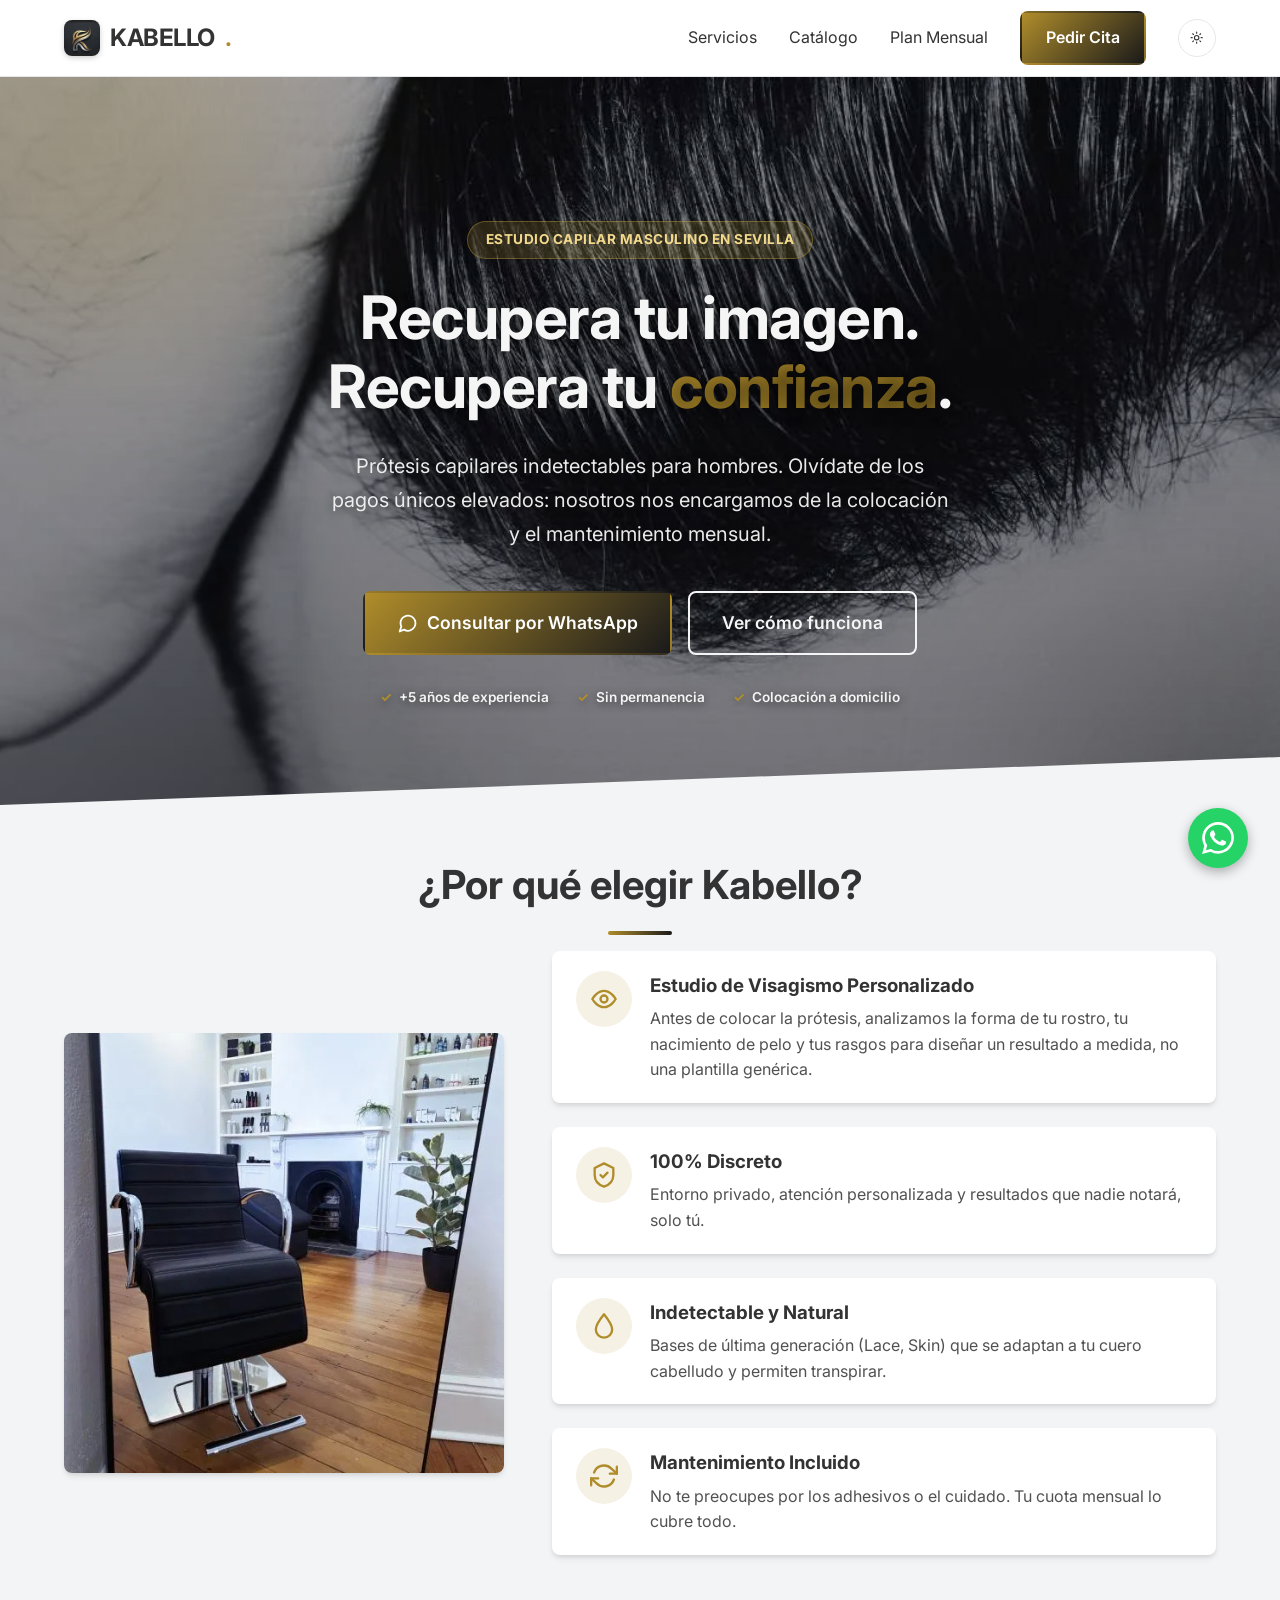
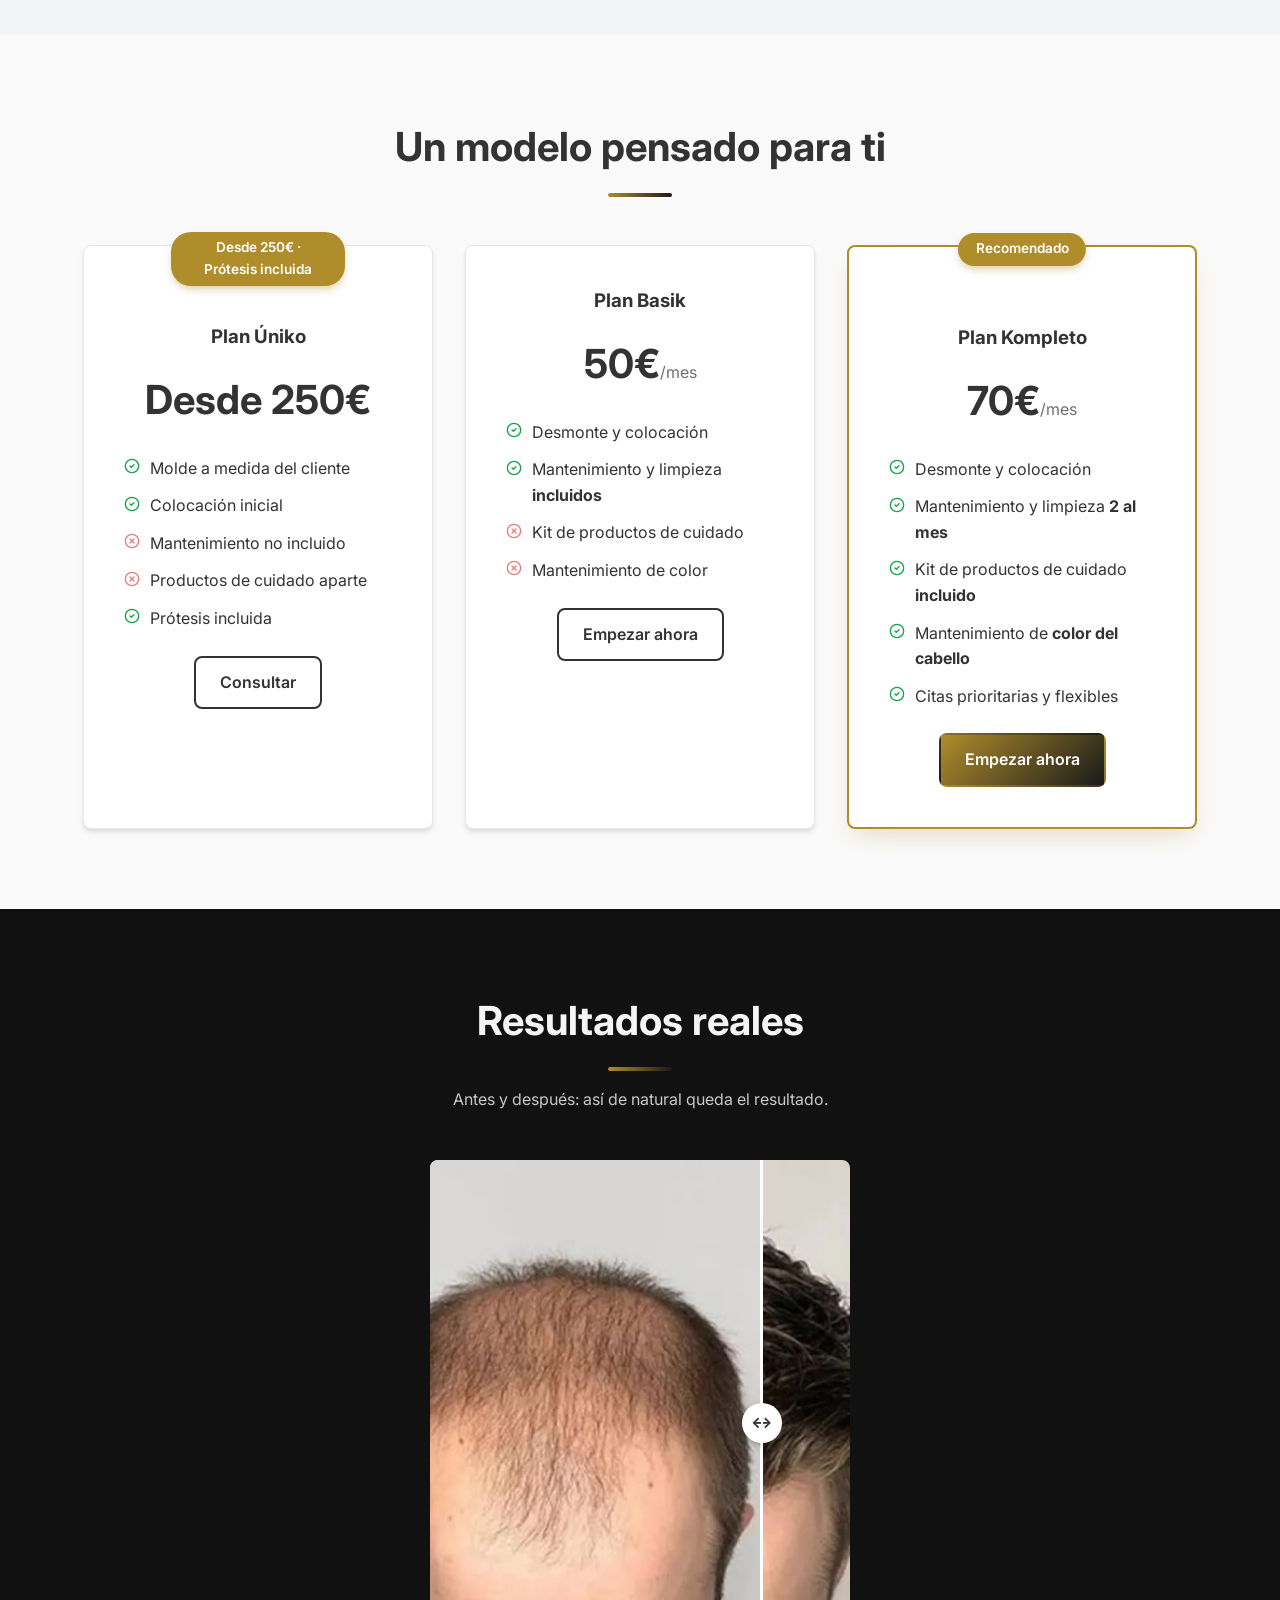
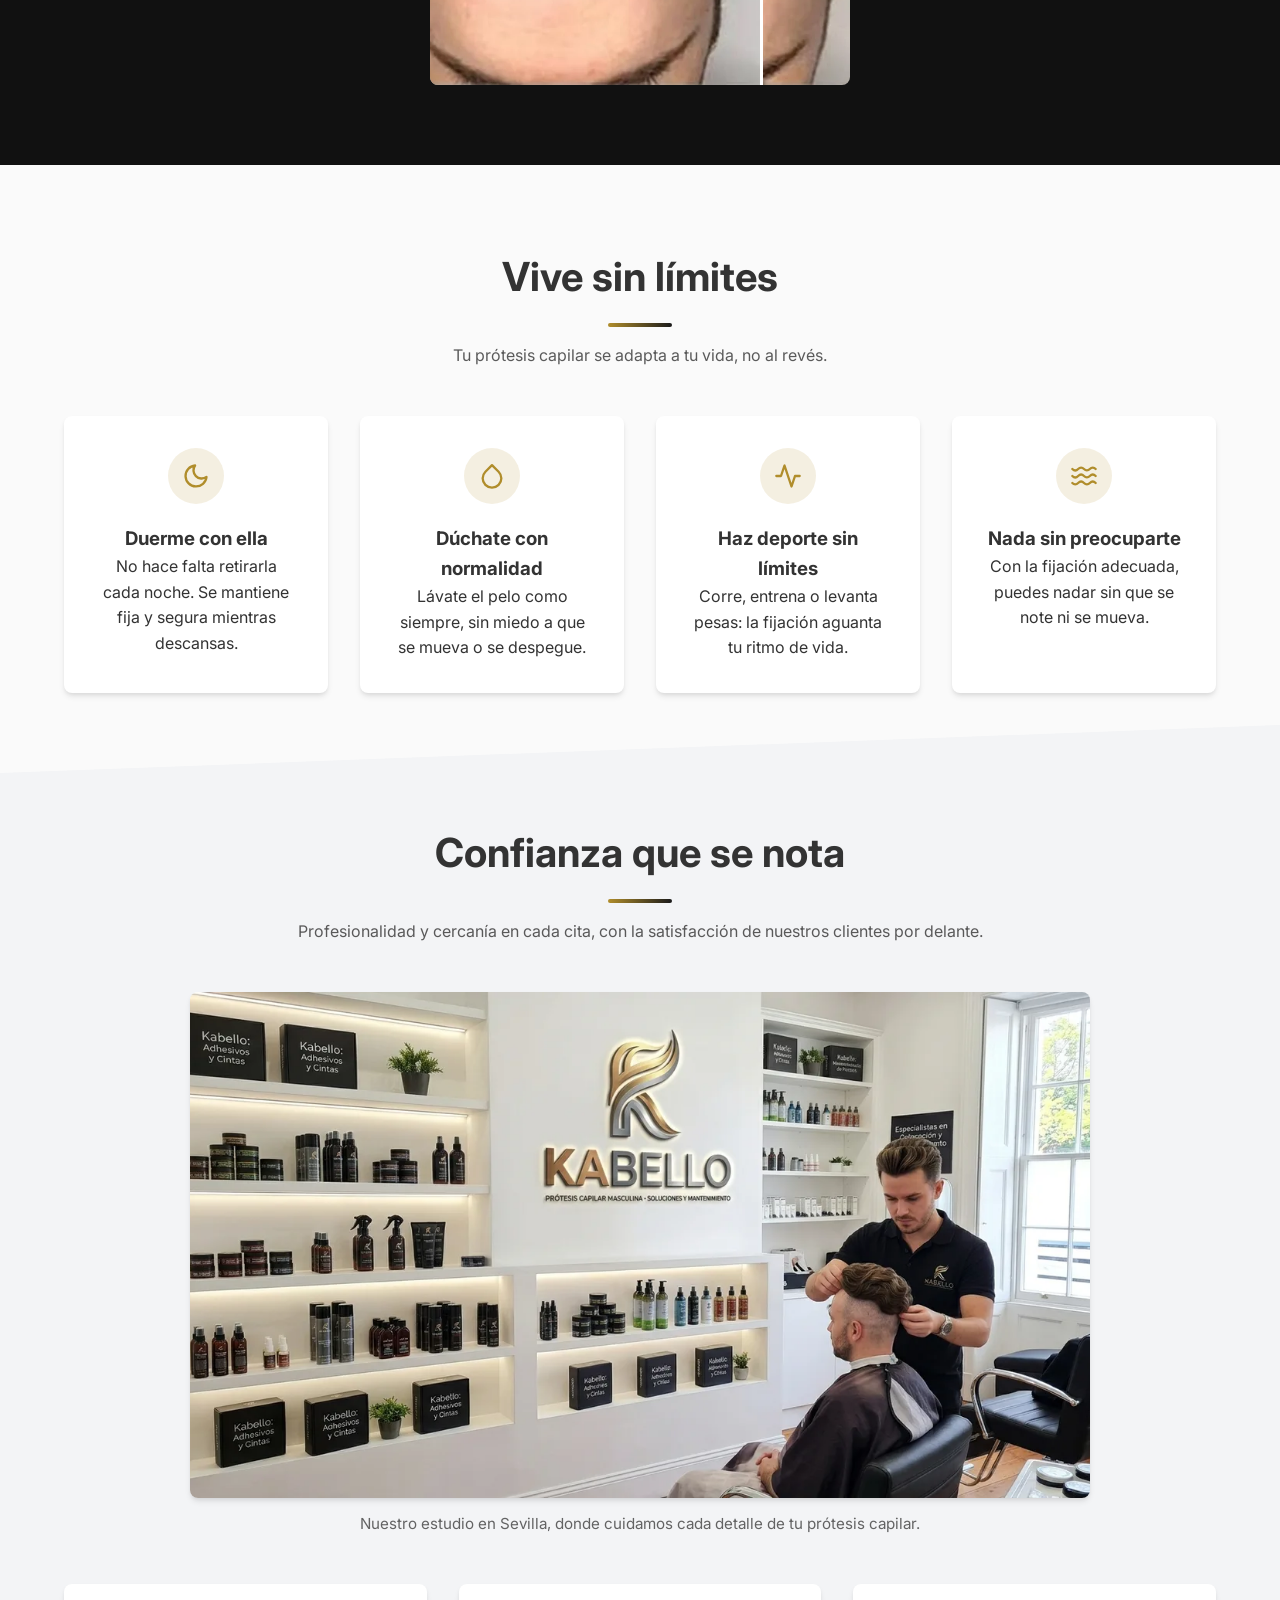
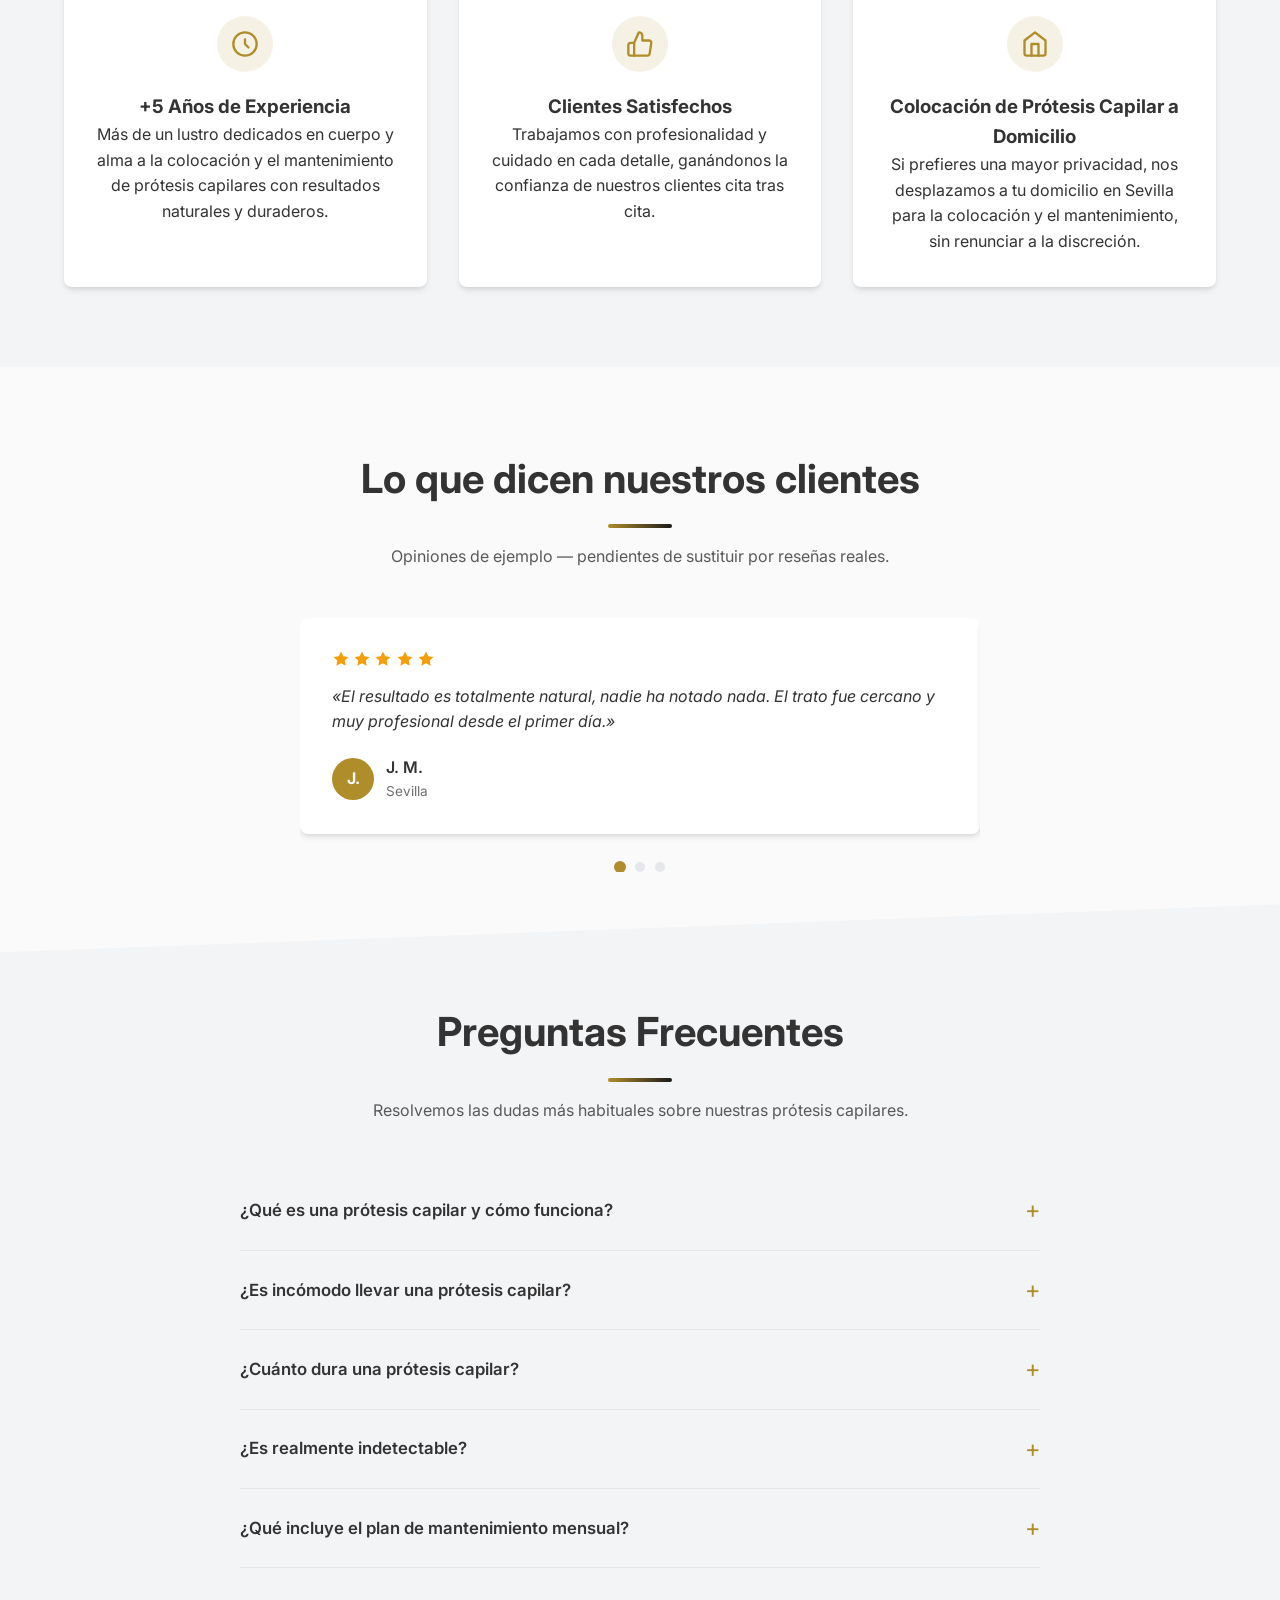
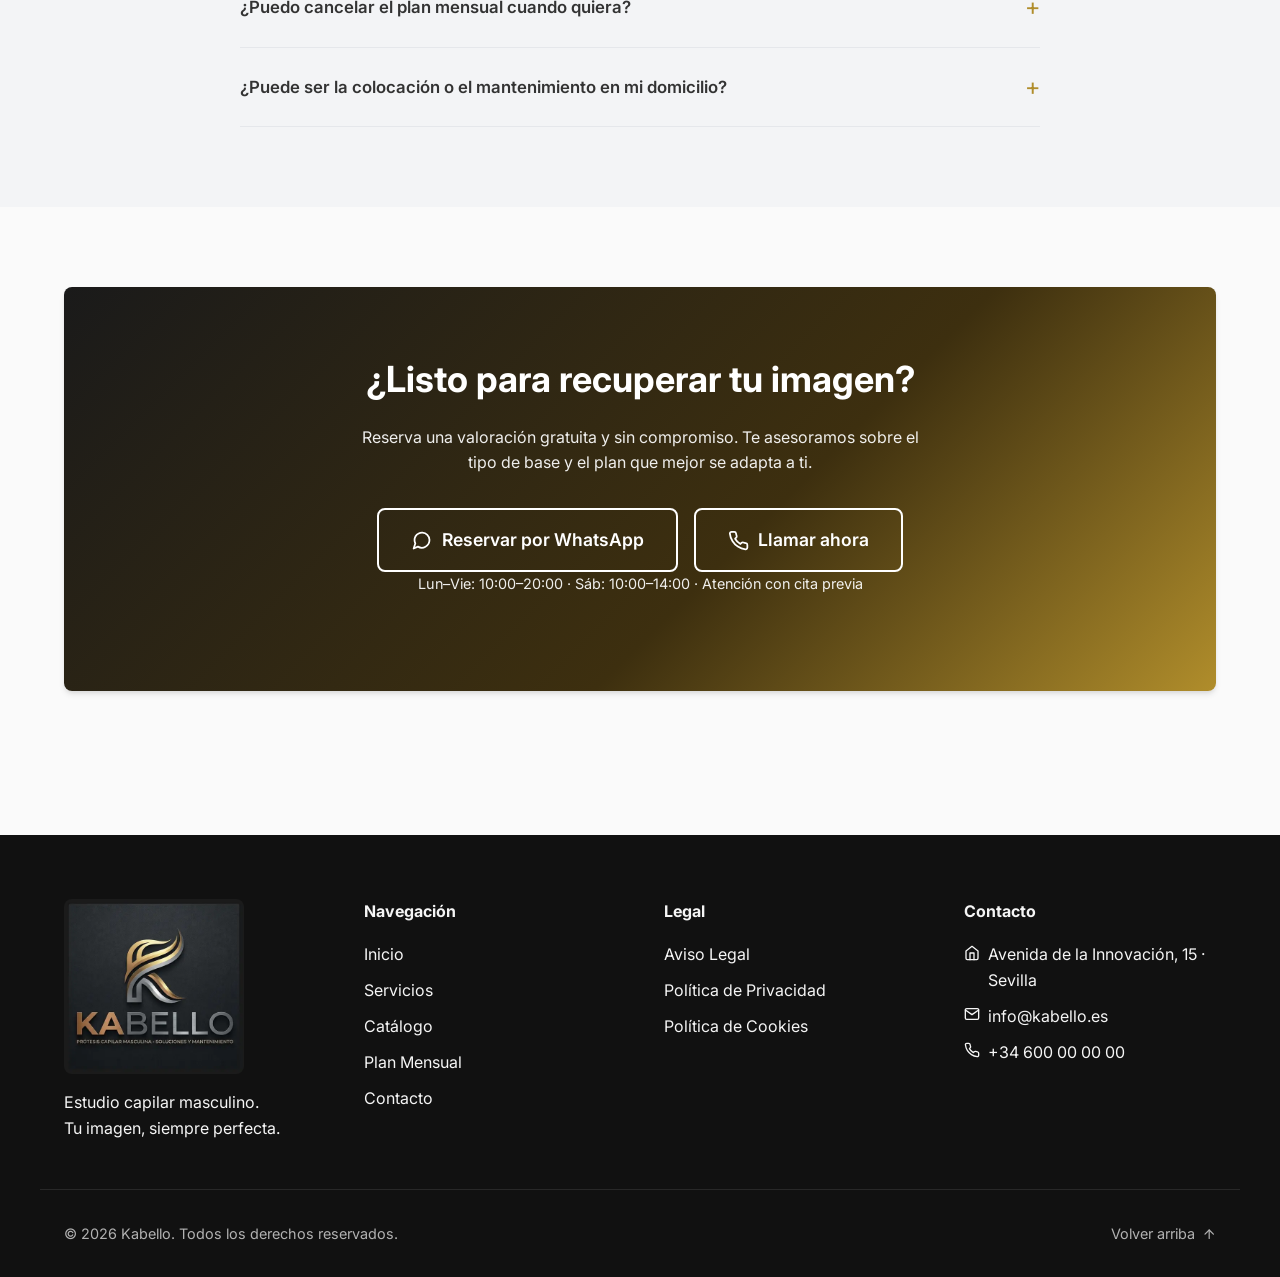
<file: kabello-web/index.html>
<!DOCTYPE html>
<html lang="es">
<head>
    <meta charset="UTF-8">
    <script>(function(){var t=localStorage.getItem('kabello-theme')||(window.matchMedia('(prefers-color-scheme: dark)').matches?'dark':'light');document.documentElement.setAttribute('data-theme',t);})();</script>
    <meta name="viewport" content="width=device-width, initial-scale=1.0">
    <meta name="description" content="Prótesis capilar masculina en Sevilla, con colocación a domicilio si lo prefieres. Plan mensual de mantenimiento para hombres, sin pagos elevados. Naturalidad y discreción garantizadas.">
    <meta name="theme-color" content="#111111">
    <meta property="og:title" content="Kabello | Prótesis Capilar Masculina en Sevilla">
    <meta property="og:description" content="Colocación y mantenimiento de prótesis capilar para hombre en Sevilla, también a domicilio, con plan mensual sin complicaciones.">
    <meta property="og:image" content="https://kabello.es/assets/og-image.webp">
    <meta property="og:url" content="https://kabello.es">
    <meta name="twitter:card" content="summary_large_image">
    <meta name="twitter:title" content="Kabello | Prótesis Capilar Masculina en Sevilla">
    <meta name="twitter:description" content="Colocación y mantenimiento de prótesis capilar para hombre en Sevilla, también a domicilio, con plan mensual sin complicaciones.">
    <meta name="twitter:image" content="https://kabello.es/assets/og-image.webp">
    <link rel="canonical" href="https://kabello.es/">
    <title>Kabello | Prótesis Capilar Masculina en Sevilla | Plan Mensual</title>
    <link rel="preconnect" href="https://fonts.googleapis.com">
    <link rel="preconnect" href="https://fonts.gstatic.com" crossorigin>
    <link href="https://fonts.googleapis.com/css2?family=Inter:wght@400;600;700&display=swap" rel="stylesheet">
    <link rel="stylesheet" href="css/styles.css">
    <link rel="manifest" href="manifest.json">
    <link rel="icon" type="image/png" href="assets/icons/favicon-32.png">
    <link rel="apple-touch-icon" href="assets/icons/apple-touch-icon.png">
    <noscript><style>.reveal { opacity: 1 !important; transform: none !important; }</style></noscript>
    <script type="application/ld+json">
    {
        "@context": "https://schema.org",
        "@type": "HairSalon",
        "name": "Kabello",
        "image": "https://kabello.es/assets/og-image.webp",
        "url": "https://kabello.es",
        "telephone": "+34600000000",
        "email": "info@kabello.es",
        "priceRange": "€€",
        "areaServed": "Sevilla",
        "address": {
            "@type": "PostalAddress",
            "streetAddress": "Avenida de la Innovación, 15",
            "addressLocality": "Sevilla",
            "addressCountry": "ES"
        },
        "openingHoursSpecification": [
            {
                "@type": "OpeningHoursSpecification",
                "dayOfWeek": ["Monday", "Tuesday", "Wednesday", "Thursday", "Friday"],
                "opens": "10:00",
                "closes": "20:00"
            },
            {
                "@type": "OpeningHoursSpecification",
                "dayOfWeek": ["Saturday"],
                "opens": "10:00",
                "closes": "14:00"
            }
        ]
    }
    </script>
    <script type="application/ld+json">
    {
        "@context": "https://schema.org",
        "@type": "FAQPage",
        "mainEntity": [
            {
                "@type": "Question",
                "name": "¿Qué es una prótesis capilar y cómo funciona?",
                "acceptedAnswer": {
                    "@type": "Answer",
                    "text": "Es una base ultrafina y semitransparente sobre la que se implanta cabello de forma individual para cubrir zonas sin pelo. Se adapta a tu cuero cabelludo con un sistema de fijación seguro, logrando un resultado natural e indetectable."
                }
            },
            {
                "@type": "Question",
                "name": "¿Puede ser la colocación o el mantenimiento en mi domicilio?",
                "acceptedAnswer": {
                    "@type": "Answer",
                    "text": "Sí. Si prefieres mayor privacidad, nos desplazamos a tu domicilio en Sevilla tanto para la colocación inicial como para las visitas de mantenimiento."
                }
            },
            {
                "@type": "Question",
                "name": "¿Qué incluye el plan de mantenimiento mensual?",
                "acceptedAnswer": {
                    "@type": "Answer",
                    "text": "Según el plan (Basik o Kompleto), incluye limpieza profunda, desinfección, reposición de adhesivos, corte y estilizado, y revisión del estado de la prótesis."
                }
            },
            {
                "@type": "Question",
                "name": "¿Puedo cancelar el plan mensual cuando quiera?",
                "acceptedAnswer": {
                    "@type": "Answer",
                    "text": "Sí, no hay permanencia obligatoria. Puedes darte de baja del plan mensual cuando lo necesites, sin penalización."
                }
            }
        ]
    }
    </script>
</head>
<body id="top">
    <div class="progress-bar" id="progressBar"></div>
    <header class="header" id="mainHeader">
        <div class="container header__container">
            <a href="/" class="logo">
                <img src="assets/icons/apple-touch-icon.png" alt="" class="logo__mark" width="36" height="36">
                KABELLO<span class="logo__dot">.</span>
            </a>
            <nav class="nav" id="mainNav">
                <ul class="nav__list">
                    <li><a href="servicios.html" class="nav__link">Servicios</a></li>
                    <li><a href="catalogo.html" class="nav__link">Catálogo</a></li>
                    <li><a href="index.html#modelo" class="nav__link">Plan Mensual</a></li>
                    <li><a href="contacto.html" class="nav__link btn btn--primary">Pedir Cita</a></li>
                    <li>
                        <button id="themeToggle" class="theme-toggle" type="button" aria-label="Cambiar modo oscuro" aria-pressed="false">
                            <svg class="icon icon-sun" viewBox="0 0 24 24" fill="none" stroke="currentColor" stroke-width="2" stroke-linecap="round" stroke-linejoin="round" aria-hidden="true"><circle cx="12" cy="12" r="4"/><path d="M12 2v2M12 20v2M4.93 4.93l1.41 1.41M17.66 17.66l1.41 1.41M2 12h2M20 12h2M6.34 17.66l-1.41 1.41M19.07 4.93l-1.41 1.41"/></svg>
                            <svg class="icon icon-moon" viewBox="0 0 24 24" fill="none" stroke="currentColor" stroke-width="2" stroke-linecap="round" stroke-linejoin="round" aria-hidden="true"><path d="M21 12.79A9 9 0 1 1 11.21 3 7 7 0 0 0 21 12.79z"/></svg>
                        </button>
                    </li>
                </ul>
            </nav>
            <button class="nav__toggle" id="navToggle" aria-label="Abrir menú">
                <span></span><span></span><span></span>
            </button>
        </div>
    </header>

    <main>
        <section class="hero">
            <div class="container hero__content">
                <span class="hero__eyebrow">Estudio Capilar Masculino en Sevilla</span>
                <h1 class="hero__title">Recupera tu imagen.<br>Recupera tu <span class="hero__highlight">confianza</span>.</h1>
                <p class="hero__subtitle">Prótesis capilares indetectables para hombres. Olvídate de los pagos únicos elevados: nosotros nos encargamos de la colocación y el mantenimiento mensual.</p>
                <div class="hero__actions">
                    <a href="https://wa.me/34614837983?text=Hola%20Kabello,%20quiero%20información%20sobre%20el%20plan%20mensual" class="btn btn--primary btn--large" target="_blank" rel="noopener">
                        <svg class="icon" viewBox="0 0 24 24" fill="none" stroke="currentColor" stroke-width="2" stroke-linecap="round" stroke-linejoin="round" aria-hidden="true"><path d="M21 11.5a8.38 8.38 0 0 1-4.5 7.5 8.5 8.5 0 0 1-8.6-.1L3 21l1.9-5.7a8.38 8.38 0 0 1-.9-3.8 8.5 8.5 0 0 1 4.7-7.6 8.38 8.38 0 0 1 3.8-.9h.5a8.48 8.48 0 0 1 8 8v.5z"/></svg>
                        Consultar por WhatsApp
                    </a>
                    <a href="#modelo" class="btn btn--outline btn--large">Ver cómo funciona</a>
                </div>
                <ul class="hero__trust">
                    <li>+5 años de experiencia</li>
                    <li>Sin permanencia</li>
                    <li>Colocación a domicilio</li>
                </ul>
            </div>
        </section>

        <section id="servicios" class="section bg-light section--diagonal reveal">
            <div class="container">
                <h2 class="section__title">¿Por qué elegir Kabello?</h2>
                <div class="feature-split">
                    <div class="feature-split__media">
                        <img src="assets/kabellopelu2.webp" alt="Detalle de prótesis capilar Kabello" loading="lazy" width="510" height="510">
                    </div>
                    <div class="feature-split__list">
                        <div class="feature-item">
                            <div class="icon-badge">
                                <svg class="icon" viewBox="0 0 24 24" fill="none" stroke="currentColor" stroke-width="2" stroke-linecap="round" stroke-linejoin="round" aria-hidden="true"><circle cx="12" cy="12" r="3"/><path d="M2 12s4-7 10-7 10 7 10 7-4 7-10 7-10-7-10-7z"/></svg>
                            </div>
                            <div>
                                <h3>Estudio de Visagismo Personalizado</h3>
                                <p>Antes de colocar la prótesis, analizamos la forma de tu rostro, tu nacimiento de pelo y tus rasgos para diseñar un resultado a medida, no una plantilla genérica.</p>
                            </div>
                        </div>
                        <div class="feature-item">
                            <div class="icon-badge">
                                <svg class="icon" viewBox="0 0 24 24" fill="none" stroke="currentColor" stroke-width="2" stroke-linecap="round" stroke-linejoin="round" aria-hidden="true"><path d="M12 2l8 4v6c0 5-3.5 8.5-8 10-4.5-1.5-8-5-8-10V6l8-4z"/><path d="M9 12l2 2 4-4"/></svg>
                            </div>
                            <div>
                                <h3>100% Discreto</h3>
                                <p>Entorno privado, atención personalizada y resultados que nadie notará, solo tú.</p>
                            </div>
                        </div>
                        <div class="feature-item">
                            <div class="icon-badge">
                                <svg class="icon" viewBox="0 0 24 24" fill="none" stroke="currentColor" stroke-width="2" stroke-linecap="round" stroke-linejoin="round" aria-hidden="true"><path d="M12 2c4 5 7 9 7 13a7 7 0 0 1-14 0c0-4 3-8 7-13z"/></svg>
                            </div>
                            <div>
                                <h3>Indetectable y Natural</h3>
                                <p>Bases de última generación (Lace, Skin) que se adaptan a tu cuero cabelludo y permiten transpirar.</p>
                            </div>
                        </div>
                        <div class="feature-item">
                            <div class="icon-badge">
                                <svg class="icon" viewBox="0 0 24 24" fill="none" stroke="currentColor" stroke-width="2" stroke-linecap="round" stroke-linejoin="round" aria-hidden="true"><path d="M23 4v6h-6"/><path d="M1 20v-6h6"/><path d="M3.51 9a9 9 0 0 1 14.85-3.36L23 10"/><path d="M20.49 15a9 9 0 0 1-14.85 3.36L1 14"/></svg>
                            </div>
                            <div>
                                <h3>Mantenimiento Incluido</h3>
                                <p>No te preocupes por los adhesivos o el cuidado. Tu cuota mensual lo cubre todo.</p>
                            </div>
                        </div>
                    </div>
                </div>
            </div>
        </section>

        <section id="modelo" class="section reveal">
            <div class="container">
                <h2 class="section__title">Un modelo pensado para ti</h2>
                <div class="pricing-wrapper">
                    <div class="pricing-card">
                        <div class="badge">Desde 250€ · Prótesis incluida</div>
                        <h3>Plan Úniko</h3>
                        <p class="pricing-card__price">Desde 250€</p>
                        <ul class="pricing-card__list">
                            <li><svg class="icon icon--yes" viewBox="0 0 24 24" fill="none" stroke="currentColor" stroke-width="2" stroke-linecap="round" stroke-linejoin="round" aria-hidden="true"><circle cx="12" cy="12" r="10"/><path d="M9 12l2 2 4-4"/></svg> Molde a medida del cliente</li>
                            <li><svg class="icon icon--yes" viewBox="0 0 24 24" fill="none" stroke="currentColor" stroke-width="2" stroke-linecap="round" stroke-linejoin="round" aria-hidden="true"><circle cx="12" cy="12" r="10"/><path d="M9 12l2 2 4-4"/></svg> Colocación inicial</li>
                            <li><svg class="icon icon--no" viewBox="0 0 24 24" fill="none" stroke="currentColor" stroke-width="2" stroke-linecap="round" stroke-linejoin="round" aria-hidden="true"><circle cx="12" cy="12" r="10"/><path d="M15 9l-6 6"/><path d="M9 9l6 6"/></svg> Mantenimiento no incluido</li>
                            <li><svg class="icon icon--no" viewBox="0 0 24 24" fill="none" stroke="currentColor" stroke-width="2" stroke-linecap="round" stroke-linejoin="round" aria-hidden="true"><circle cx="12" cy="12" r="10"/><path d="M15 9l-6 6"/><path d="M9 9l6 6"/></svg> Productos de cuidado aparte</li>
                            <li><svg class="icon icon--yes" viewBox="0 0 24 24" fill="none" stroke="currentColor" stroke-width="2" stroke-linecap="round" stroke-linejoin="round" aria-hidden="true"><circle cx="12" cy="12" r="10"/><path d="M9 12l2 2 4-4"/></svg> Prótesis incluida</li>
                        </ul>
                        <a href="contacto.html" class="btn btn--outline">Consultar</a>
                    </div>
                    <div class="pricing-card">
                        <h3>Plan Basik</h3>
                        <p class="pricing-card__price">50€<span>/mes</span></p>
                        <ul class="pricing-card__list">
                            <li><svg class="icon icon--yes" viewBox="0 0 24 24" fill="none" stroke="currentColor" stroke-width="2" stroke-linecap="round" stroke-linejoin="round" aria-hidden="true"><circle cx="12" cy="12" r="10"/><path d="M9 12l2 2 4-4"/></svg> <span>Desmonte y colocación</span></li>
                            <li><svg class="icon icon--yes" viewBox="0 0 24 24" fill="none" stroke="currentColor" stroke-width="2" stroke-linecap="round" stroke-linejoin="round" aria-hidden="true"><circle cx="12" cy="12" r="10"/><path d="M9 12l2 2 4-4"/></svg> <span>Mantenimiento y limpieza <strong>incluidos</strong></span></li>
                            <li><svg class="icon icon--no" viewBox="0 0 24 24" fill="none" stroke="currentColor" stroke-width="2" stroke-linecap="round" stroke-linejoin="round" aria-hidden="true"><circle cx="12" cy="12" r="10"/><path d="M15 9l-6 6"/><path d="M9 9l6 6"/></svg> <span>Kit de productos de cuidado</span></li>
                            <li><svg class="icon icon--no" viewBox="0 0 24 24" fill="none" stroke="currentColor" stroke-width="2" stroke-linecap="round" stroke-linejoin="round" aria-hidden="true"><circle cx="12" cy="12" r="10"/><path d="M15 9l-6 6"/><path d="M9 9l6 6"/></svg> <span>Mantenimiento de color</span></li>
                        </ul>
                        <a href="https://wa.me/34614837983?text=Hola,%20me%20interesa%20el%20Plan%20Basik" class="btn btn--outline" target="_blank" rel="noopener">Empezar ahora</a>
                    </div>
                    <div class="pricing-card pricing-card--featured">
                        <div class="badge">Recomendado</div>
                        <h3>Plan Kompleto</h3>
                        <p class="pricing-card__price">70€<span>/mes</span></p>
                        <ul class="pricing-card__list">
                            <li><svg class="icon icon--yes" viewBox="0 0 24 24" fill="none" stroke="currentColor" stroke-width="2" stroke-linecap="round" stroke-linejoin="round" aria-hidden="true"><circle cx="12" cy="12" r="10"/><path d="M9 12l2 2 4-4"/></svg> <span>Desmonte y colocación</span></li>
                            <li><svg class="icon icon--yes" viewBox="0 0 24 24" fill="none" stroke="currentColor" stroke-width="2" stroke-linecap="round" stroke-linejoin="round" aria-hidden="true"><circle cx="12" cy="12" r="10"/><path d="M9 12l2 2 4-4"/></svg> <span>Mantenimiento y limpieza <strong>2 al mes</strong></span></li>
                            <li><svg class="icon icon--yes" viewBox="0 0 24 24" fill="none" stroke="currentColor" stroke-width="2" stroke-linecap="round" stroke-linejoin="round" aria-hidden="true"><circle cx="12" cy="12" r="10"/><path d="M9 12l2 2 4-4"/></svg> <span>Kit de productos de cuidado <strong>incluido</strong></span></li>
                            <li><svg class="icon icon--yes" viewBox="0 0 24 24" fill="none" stroke="currentColor" stroke-width="2" stroke-linecap="round" stroke-linejoin="round" aria-hidden="true"><circle cx="12" cy="12" r="10"/><path d="M9 12l2 2 4-4"/></svg> <span>Mantenimiento de <strong>color del cabello</strong></span></li>
                            <li><svg class="icon icon--yes" viewBox="0 0 24 24" fill="none" stroke="currentColor" stroke-width="2" stroke-linecap="round" stroke-linejoin="round" aria-hidden="true"><circle cx="12" cy="12" r="10"/><path d="M9 12l2 2 4-4"/></svg> <span>Citas prioritarias y flexibles</span></li>
                        </ul>
                        <a href="https://wa.me/34614837983?text=Hola,%20me%20interesa%20el%20Plan%20Kompleto" class="btn btn--primary" target="_blank" rel="noopener">Empezar ahora</a>
                    </div>
                </div>
            </div>
        </section>

        <section id="resultados" class="section bg-dark text-light reveal">
            <div class="container">
                <h2 class="section__title text-light">Resultados reales</h2>
                <p class="section__subtitle text-light">Antes y después: así de natural queda el resultado.</p>
                <div class="comparison-slider comparison-slider--portrait" id="comparisonSlider">
                    <div class="comparison-slider__image comparison-slider__image--after">
                        <img src="assets/before-after/after.webp" alt="Resultado final de prótesis capilar masculina en Sevilla" loading="lazy">
                    </div>
                    <div class="comparison-slider__image comparison-slider__image--before">
                        <img src="assets/before-after/before.webp" alt="Estado inicial antes de colocar la prótesis capilar" loading="lazy">
                    </div>
                    <div class="comparison-slider__handle" id="sliderHandle">
                        <div class="comparison-slider__line"></div>
                        <div class="comparison-slider__button">↔</div>
                    </div>
                </div>
            </div>
        </section>

        <section id="estilo-de-vida" class="section reveal">
            <div class="container">
                <h2 class="section__title">Vive sin límites</h2>
                <p class="section__subtitle">Tu prótesis capilar se adapta a tu vida, no al revés.</p>
                <div class="grid grid--4">
                    <article class="card lifestyle-card">
                        <div class="icon-badge">
                            <svg class="icon" viewBox="0 0 24 24" fill="none" stroke="currentColor" stroke-width="2" stroke-linecap="round" stroke-linejoin="round" aria-hidden="true"><path d="M21 12.79A9 9 0 1 1 11.21 3 7 7 0 0 0 21 12.79z"/></svg>
                        </div>
                        <h3>Duerme con ella</h3>
                        <p>No hace falta retirarla cada noche. Se mantiene fija y segura mientras descansas.</p>
                    </article>
                    <article class="card lifestyle-card">
                        <div class="icon-badge">
                            <svg class="icon" viewBox="0 0 24 24" fill="none" stroke="currentColor" stroke-width="2" stroke-linecap="round" stroke-linejoin="round" aria-hidden="true"><path d="M12 2.69l5.66 5.66a8 8 0 1 1-11.31 0z"/></svg>
                        </div>
                        <h3>Dúchate con normalidad</h3>
                        <p>Lávate el pelo como siempre, sin miedo a que se mueva o se despegue.</p>
                    </article>
                    <article class="card lifestyle-card">
                        <div class="icon-badge">
                            <svg class="icon" viewBox="0 0 24 24" fill="none" stroke="currentColor" stroke-width="2" stroke-linecap="round" stroke-linejoin="round" aria-hidden="true"><polyline points="22 12 18 12 15 21 9 3 6 12 2 12"/></svg>
                        </div>
                        <h3>Haz deporte sin límites</h3>
                        <p>Corre, entrena o levanta pesas: la fijación aguanta tu ritmo de vida.</p>
                    </article>
                    <article class="card lifestyle-card">
                        <div class="icon-badge">
                            <svg class="icon" viewBox="0 0 24 24" fill="none" stroke="currentColor" stroke-width="2" stroke-linecap="round" stroke-linejoin="round" aria-hidden="true"><path d="M2 6c1.5 1.5 3.5 1.5 5 0s3.5-1.5 5 0 3.5 1.5 5 0 3.5-1.5 5 0"/><path d="M2 12c1.5 1.5 3.5 1.5 5 0s3.5-1.5 5 0 3.5 1.5 5 0 3.5-1.5 5 0"/><path d="M2 18c1.5 1.5 3.5 1.5 5 0s3.5-1.5 5 0 3.5 1.5 5 0 3.5-1.5 5 0"/></svg>
                        </div>
                        <h3>Nada sin preocuparte</h3>
                        <p>Con la fijación adecuada, puedes nadar sin que se note ni se mueva.</p>
                    </article>
                </div>
            </div>
        </section>

        <section id="confianza" class="section bg-light section--diagonal reveal">
            <div class="container">
                <h2 class="section__title">Confianza que se nota</h2>
                <p class="section__subtitle">Profesionalidad y cercanía en cada cita, con la satisfacción de nuestros clientes por delante.</p>
                <figure class="studio-photo">
                    <img src="assets/estudio-sevilla.webp" alt="Especialista de Kabello colocando una prótesis capilar en el estudio de Sevilla" loading="lazy" width="1200" height="655">
                    <figcaption class="studio-photo__caption">Nuestro estudio en Sevilla, donde cuidamos cada detalle de tu prótesis capilar.</figcaption>
                </figure>
                <div class="grid grid--3">
                    <article class="card">
                        <div class="icon-badge">
                            <svg class="icon" viewBox="0 0 24 24" fill="none" stroke="currentColor" stroke-width="2" stroke-linecap="round" stroke-linejoin="round" aria-hidden="true"><circle cx="12" cy="12" r="10"/><path d="M12 8v4l3 3"/></svg>
                        </div>
                        <h3>+<span data-counter="5">0</span> Años de Experiencia</h3>
                        <p>Más de un lustro dedicados en cuerpo y alma a la colocación y el mantenimiento de prótesis capilares con resultados naturales y duraderos.</p>
                    </article>
                    <article class="card">
                        <div class="icon-badge">
                            <svg class="icon" viewBox="0 0 24 24" fill="none" stroke="currentColor" stroke-width="2" stroke-linecap="round" stroke-linejoin="round" aria-hidden="true"><path d="M14 9V5a3 3 0 0 0-3-3l-4 9v11h11.28a2 2 0 0 0 2-1.7l1.38-9a2 2 0 0 0-2-2.3z"/><path d="M7 22H4a2 2 0 0 1-2-2v-7a2 2 0 0 1 2-2h3"/></svg>
                        </div>
                        <h3>Clientes Satisfechos</h3>
                        <p>Trabajamos con profesionalidad y cuidado en cada detalle, ganándonos la confianza de nuestros clientes cita tras cita.</p>
                    </article>
                    <article class="card">
                        <div class="icon-badge">
                            <svg class="icon" viewBox="0 0 24 24" fill="none" stroke="currentColor" stroke-width="2" stroke-linecap="round" stroke-linejoin="round" aria-hidden="true"><path d="M3 9l9-7 9 7v11a2 2 0 0 1-2 2H5a2 2 0 0 1-2-2z"/><polyline points="9 22 9 12 15 12 15 22"/></svg>
                        </div>
                        <h3>Colocación de Prótesis Capilar a Domicilio</h3>
                        <p>Si prefieres una mayor privacidad, nos desplazamos a tu domicilio en Sevilla para la colocación y el mantenimiento, sin renunciar a la discreción.</p>
                    </article>
                </div>
            </div>
        </section>

        <!-- Reseñas de ejemplo: sustituir por reseñas reales de clientes antes de publicar -->
        <section id="resenas" class="section reveal">
            <div class="container">
                <h2 class="section__title">Lo que dicen nuestros clientes</h2>
                <p class="section__subtitle">Opiniones de ejemplo — pendientes de sustituir por reseñas reales.</p>
                <div class="testimonial-carousel" id="testimonialCarousel">
                    <div class="testimonial-track">
                    <article class="card review-card testimonial-slide">
                        <div class="review-card__stars" aria-label="5 de 5 estrellas">
                            <svg viewBox="0 0 24 24" aria-hidden="true"><path d="M12 2l3.09 6.26L22 9.27l-5 4.87L18.18 21 12 17.77 5.82 21 7 14.14l-5-4.87 6.91-1.01z"/></svg>
                            <svg viewBox="0 0 24 24" aria-hidden="true"><path d="M12 2l3.09 6.26L22 9.27l-5 4.87L18.18 21 12 17.77 5.82 21 7 14.14l-5-4.87 6.91-1.01z"/></svg>
                            <svg viewBox="0 0 24 24" aria-hidden="true"><path d="M12 2l3.09 6.26L22 9.27l-5 4.87L18.18 21 12 17.77 5.82 21 7 14.14l-5-4.87 6.91-1.01z"/></svg>
                            <svg viewBox="0 0 24 24" aria-hidden="true"><path d="M12 2l3.09 6.26L22 9.27l-5 4.87L18.18 21 12 17.77 5.82 21 7 14.14l-5-4.87 6.91-1.01z"/></svg>
                            <svg viewBox="0 0 24 24" aria-hidden="true"><path d="M12 2l3.09 6.26L22 9.27l-5 4.87L18.18 21 12 17.77 5.82 21 7 14.14l-5-4.87 6.91-1.01z"/></svg>
                        </div>
                        <p class="review-card__quote">«El resultado es totalmente natural, nadie ha notado nada. El trato fue cercano y muy profesional desde el primer día.»</p>
                        <div class="review-card__author">
                            <div class="review-card__avatar">J.</div>
                            <div>
                                <div class="review-card__name">J. M.</div>
                                <div class="review-card__location">Sevilla</div>
                            </div>
                        </div>
                    </article>
                    <article class="card review-card testimonial-slide">
                        <div class="review-card__stars" aria-label="5 de 5 estrellas">
                            <svg viewBox="0 0 24 24" aria-hidden="true"><path d="M12 2l3.09 6.26L22 9.27l-5 4.87L18.18 21 12 17.77 5.82 21 7 14.14l-5-4.87 6.91-1.01z"/></svg>
                            <svg viewBox="0 0 24 24" aria-hidden="true"><path d="M12 2l3.09 6.26L22 9.27l-5 4.87L18.18 21 12 17.77 5.82 21 7 14.14l-5-4.87 6.91-1.01z"/></svg>
                            <svg viewBox="0 0 24 24" aria-hidden="true"><path d="M12 2l3.09 6.26L22 9.27l-5 4.87L18.18 21 12 17.77 5.82 21 7 14.14l-5-4.87 6.91-1.01z"/></svg>
                            <svg viewBox="0 0 24 24" aria-hidden="true"><path d="M12 2l3.09 6.26L22 9.27l-5 4.87L18.18 21 12 17.77 5.82 21 7 14.14l-5-4.87 6.91-1.01z"/></svg>
                            <svg viewBox="0 0 24 24" aria-hidden="true"><path d="M12 2l3.09 6.26L22 9.27l-5 4.87L18.18 21 12 17.77 5.82 21 7 14.14l-5-4.87 6.91-1.01z"/></svg>
                        </div>
                        <p class="review-card__quote">«El plan mensual me quitó la preocupación del mantenimiento. Siempre puntuales y muy discretos con las citas.»</p>
                        <div class="review-card__author">
                            <div class="review-card__avatar">A.</div>
                            <div>
                                <div class="review-card__name">A. R.</div>
                                <div class="review-card__location">Sevilla</div>
                            </div>
                        </div>
                    </article>
                    <article class="card review-card testimonial-slide">
                        <div class="review-card__stars" aria-label="5 de 5 estrellas">
                            <svg viewBox="0 0 24 24" aria-hidden="true"><path d="M12 2l3.09 6.26L22 9.27l-5 4.87L18.18 21 12 17.77 5.82 21 7 14.14l-5-4.87 6.91-1.01z"/></svg>
                            <svg viewBox="0 0 24 24" aria-hidden="true"><path d="M12 2l3.09 6.26L22 9.27l-5 4.87L18.18 21 12 17.77 5.82 21 7 14.14l-5-4.87 6.91-1.01z"/></svg>
                            <svg viewBox="0 0 24 24" aria-hidden="true"><path d="M12 2l3.09 6.26L22 9.27l-5 4.87L18.18 21 12 17.77 5.82 21 7 14.14l-5-4.87 6.91-1.01z"/></svg>
                            <svg viewBox="0 0 24 24" aria-hidden="true"><path d="M12 2l3.09 6.26L22 9.27l-5 4.87L18.18 21 12 17.77 5.82 21 7 14.14l-5-4.87 6.91-1.01z"/></svg>
                            <svg viewBox="0 0 24 24" aria-hidden="true"><path d="M12 2l3.09 6.26L22 9.27l-5 4.87L18.18 21 12 17.77 5.82 21 7 14.14l-5-4.87 6.91-1.01z"/></svg>
                        </div>
                        <p class="review-card__quote">«Pedí que la colocación fuera en mi domicilio y lo hicieron sin ningún problema. Cercanía y profesionalidad total.»</p>
                        <div class="review-card__author">
                            <div class="review-card__avatar">D.</div>
                            <div>
                                <div class="review-card__name">D. G.</div>
                                <div class="review-card__location">Sevilla</div>
                            </div>
                        </div>
                    </article>
                    </div>
                    <div class="testimonial-dots" id="testimonialDots"></div>
                </div>
            </div>
        </section>

        <section id="faq" class="section bg-light section--diagonal reveal">
            <div class="container">
                <h2 class="section__title">Preguntas Frecuentes</h2>
                <p class="section__subtitle">Resolvemos las dudas más habituales sobre nuestras prótesis capilares.</p>
                <div class="faq">
                    <details class="faq-item">
                        <summary>¿Qué es una prótesis capilar y cómo funciona?</summary>
                        <p>Es una base ultrafina y semitransparente sobre la que se implanta cabello de forma individual para cubrir zonas sin pelo. Se adapta a tu cuero cabelludo con un sistema de fijación seguro, logrando un resultado natural e indetectable.</p>
                    </details>
                    <details class="faq-item">
                        <summary>¿Es incómodo llevar una prótesis capilar?</summary>
                        <p>No. Las bases Lace, Skin e Híbrida están diseñadas para transpirar y adaptarse al cuero cabelludo, por lo que no notarás molestias en el día a día una vez colocada correctamente.</p>
                    </details>
                    <details class="faq-item">
                        <summary>¿Cuánto dura una prótesis capilar?</summary>
                        <p>Depende de la base elegida: entre 4 y 6 meses en Skin, 6 y 8 meses en Lace, y de 8 a 10 meses en Híbrida, siempre con un mantenimiento adecuado.</p>
                    </details>
                    <details class="faq-item">
                        <summary>¿Es realmente indetectable?</summary>
                        <p>Sí. Las bases de última generación que utilizamos reproducen el nacimiento natural del cabello y el color de tu cuero cabelludo, por lo que el resultado pasa completamente desapercibido.</p>
                    </details>
                    <details class="faq-item">
                        <summary>¿Qué incluye el plan de mantenimiento mensual?</summary>
                        <p>Según el plan (Basik o Kompleto), incluye limpieza profunda, desinfección, reposición de adhesivos, corte y estilizado, y revisión del estado de la prótesis. Consulta todos los detalles en la sección de <a href="index.html#modelo">planes</a>.</p>
                    </details>
                    <details class="faq-item">
                        <summary>¿Puedo cancelar el plan mensual cuando quiera?</summary>
                        <p>Sí, no hay permanencia obligatoria. Puedes darte de baja del plan mensual cuando lo necesites, sin penalización.</p>
                    </details>
                    <details class="faq-item">
                        <summary>¿Puede ser la colocación o el mantenimiento en mi domicilio?</summary>
                        <p>Sí. Si prefieres mayor privacidad, nos desplazamos a tu domicilio tanto para la colocación inicial como para las visitas de mantenimiento.</p>
                    </details>
                </div>
            </div>
        </section>

        <section class="section">
            <div class="container">
                <div class="cta-final">
                    <h2>¿Listo para recuperar tu imagen?</h2>
                    <p>Reserva una valoración gratuita y sin compromiso. Te asesoramos sobre el tipo de base y el plan que mejor se adapta a ti.</p>
                    <div class="hero__actions">
                        <a href="https://wa.me/34600000000?text=Hola%20Kabello,%20quiero%20reservar%20una%20valoración" class="btn btn--outline btn--large" target="_blank" rel="noopener">
                            <svg class="icon" viewBox="0 0 24 24" fill="none" stroke="currentColor" stroke-width="2" stroke-linecap="round" stroke-linejoin="round" aria-hidden="true"><path d="M21 11.5a8.38 8.38 0 0 1-4.5 7.5 8.5 8.5 0 0 1-8.6-.1L3 21l1.9-5.7a8.38 8.38 0 0 1-.9-3.8 8.5 8.5 0 0 1 4.7-7.6 8.38 8.38 0 0 1 3.8-.9h.5a8.48 8.48 0 0 1 8 8v.5z"/></svg>
                            Reservar por WhatsApp
                        </a>
                        <a href="tel:+34600000000" class="btn btn--outline btn--large">
                            <svg class="icon" viewBox="0 0 24 24" fill="none" stroke="currentColor" stroke-width="2" stroke-linecap="round" stroke-linejoin="round" aria-hidden="true"><path d="M22 16.92v3a2 2 0 0 1-2.18 2 19.79 19.79 0 0 1-8.63-3.07 19.5 19.5 0 0 1-6-6 19.79 19.79 0 0 1-3.07-8.67A2 2 0 0 1 4.11 2h3a2 2 0 0 1 2 1.72c.13.96.36 1.9.7 2.81a2 2 0 0 1-.45 2.11L8.09 9.91a16 16 0 0 0 6 6l1.27-1.27a2 2 0 0 1 2.11-.45c.91.34 1.85.57 2.81.7A2 2 0 0 1 22 16.92z"/></svg>
                            Llamar ahora
                        </a>
                    </div>
                    <!-- Horario de ejemplo: ajustar al horario real antes de publicar -->
                    <p class="cta-final__schedule">Lun–Vie: 10:00–20:00 · Sáb: 10:00–14:00 · Atención con cita previa</p>
                </div>
            </div>
        </section>
    </main>

    <footer class="footer">
        <div class="container footer__grid">
            <div class="footer__brand">
                <img src="assets/logo-kabello.webp" alt="Kabello - Prótesis Capilar Masculina" class="footer__logo" width="180" height="175" loading="lazy">
                <p>Estudio capilar masculino.<br>Tu imagen, siempre perfecta.</p>
            </div>
            <div class="footer__links">
                <h4>Navegación</h4>
                <ul>
                    <li><a href="index.html">Inicio</a></li>
                    <li><a href="servicios.html">Servicios</a></li>
                    <li><a href="catalogo.html">Catálogo</a></li>
                    <li><a href="index.html#modelo">Plan Mensual</a></li>
                    <li><a href="contacto.html">Contacto</a></li>
                </ul>
            </div>
            <div class="footer__links">
                <h4>Legal</h4>
                <ul>
                    <li><a href="legal/aviso-legal.html">Aviso Legal</a></li>
                    <li><a href="legal/privacidad.html">Política de Privacidad</a></li>
                    <li><a href="legal/cookies.html">Política de Cookies</a></li>
                </ul>
            </div>
            <div class="footer__contact">
                <h4>Contacto</h4>
                <p><svg class="icon" viewBox="0 0 24 24" fill="none" stroke="currentColor" stroke-width="2" stroke-linecap="round" stroke-linejoin="round" aria-hidden="true"><path d="M3 9l9-7 9 7v11a2 2 0 0 1-2 2H5a2 2 0 0 1-2-2z"/><polyline points="9 22 9 12 15 12 15 22"/></svg> Avenida de la Innovación, 15 · Sevilla</p>
                <p><svg class="icon" viewBox="0 0 24 24" fill="none" stroke="currentColor" stroke-width="2" stroke-linecap="round" stroke-linejoin="round" aria-hidden="true"><path d="M4 4h16c1.1 0 2 .9 2 2v12c0 1.1-.9 2-2 2H4c-1.1 0-2-.9-2-2V6c0-1.1.9-2 2-2z"/><polyline points="22 6 12 13 2 6"/></svg> <a href="mailto:info@kabello.es">info@kabello.es</a></p>
                <p><svg class="icon" viewBox="0 0 24 24" fill="none" stroke="currentColor" stroke-width="2" stroke-linecap="round" stroke-linejoin="round" aria-hidden="true"><path d="M22 16.92v3a2 2 0 0 1-2.18 2 19.79 19.79 0 0 1-8.63-3.07 19.5 19.5 0 0 1-6-6 19.79 19.79 0 0 1-3.07-8.67A2 2 0 0 1 4.11 2h3a2 2 0 0 1 2 1.72c.13.96.36 1.9.7 2.81a2 2 0 0 1-.45 2.11L8.09 9.91a16 16 0 0 0 6 6l1.27-1.27a2 2 0 0 1 2.11-.45c.91.34 1.85.57 2.81.7A2 2 0 0 1 22 16.92z"/></svg> <a href="https://wa.me/34614837983" target="_blank" rel="noopener">+34 600 00 00 00</a></p>
            </div>
        </div>
        <div class="container footer__bottom">
            <p>&copy; 2026 Kabello. Todos los derechos reservados.</p>
            <a href="#top" class="footer__top">Volver arriba <svg class="icon" viewBox="0 0 24 24" fill="none" stroke="currentColor" stroke-width="2" stroke-linecap="round" stroke-linejoin="round" aria-hidden="true"><path d="M12 19V5"/><path d="M5 12l7-7 7 7"/></svg></a>
        </div>
    </footer>

    <a href="https://wa.me/34600000000?text=Hola%20Kabello" class="whatsapp-float" target="_blank" rel="noopener" aria-label="Contactar por WhatsApp">
        <svg viewBox="0 0 24 24" width="32" height="32" fill="currentColor"><path d="M17.472 14.382c-.297-.149-1.758-.867-2.03-.967-.273-.099-.471-.148-.67.15-.197.297-.767.966-.94 1.164-.173.199-.347.223-.644.075-.297-.15-1.255-.463-2.39-1.475-.883-.788-1.48-1.761-1.653-2.059-.173-.297-.018-.458.13-.606.134-.133.298-.347.446-.52.149-.174.198-.298.298-.497.099-.198.05-.371-.025-.52-.075-.149-.669-1.612-.916-2.207-.242-.579-.487-.5-.669-.51-.173-.008-.371-.01-.57-.01-.198 0-.52.074-.792.372-.272.297-1.04 1.016-1.04 2.479 0 1.462 1.065 2.875 1.213 3.074.149.198 2.096 3.2 5.077 4.487.709.306 1.262.489 1.694.625.712.227 1.36.195 1.871.118.571-.085 1.758-.719 2.006-1.413.248-.694.248-1.289.173-1.413-.074-.124-.272-.198-.57-.347m-5.421 7.403h-.004a9.87 9.87 0 01-5.031-1.378l-.361-.214-3.741.982.998-3.648-.235-.374a9.86 9.86 0 01-1.51-5.26c.001-5.45 4.436-9.884 9.888-9.884 2.64 0 5.122 1.03 6.988 2.898a9.825 9.825 0 012.893 6.994c-.003 5.45-4.437 9.884-9.885 9.884m8.413-18.297A11.815 11.815 0 0012.05 0C5.495 0 .16 5.335.157 11.892c0 2.096.547 4.142 1.588 5.945L.057 24l6.305-1.654a11.882 11.882 0 005.683 1.448h.005c6.554 0 11.89-5.335 11.893-11.893a11.821 11.821 0 00-3.48-8.413Z"/></svg>
    </a>

    <script src="js/main.js" defer></script>
    <script src="js/pwa-register.js" defer></script>
</body>
</html>
</file>
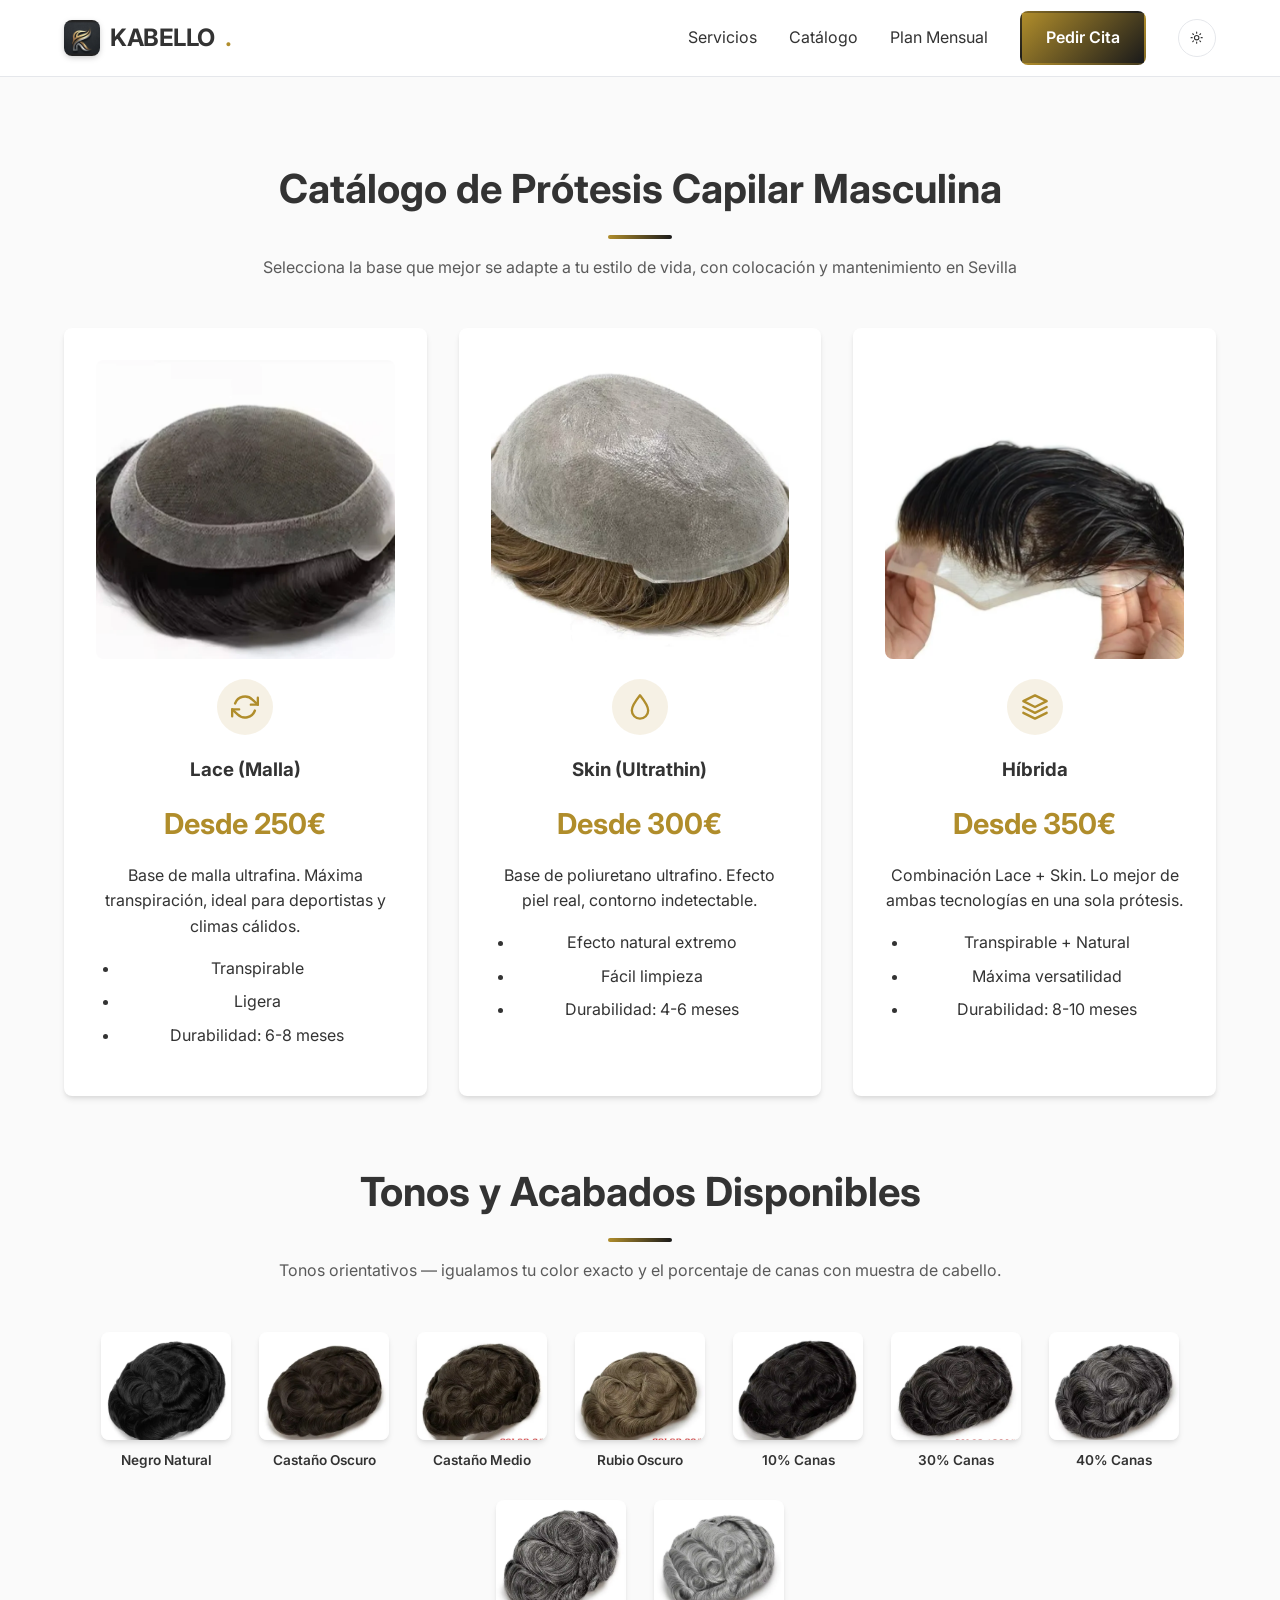
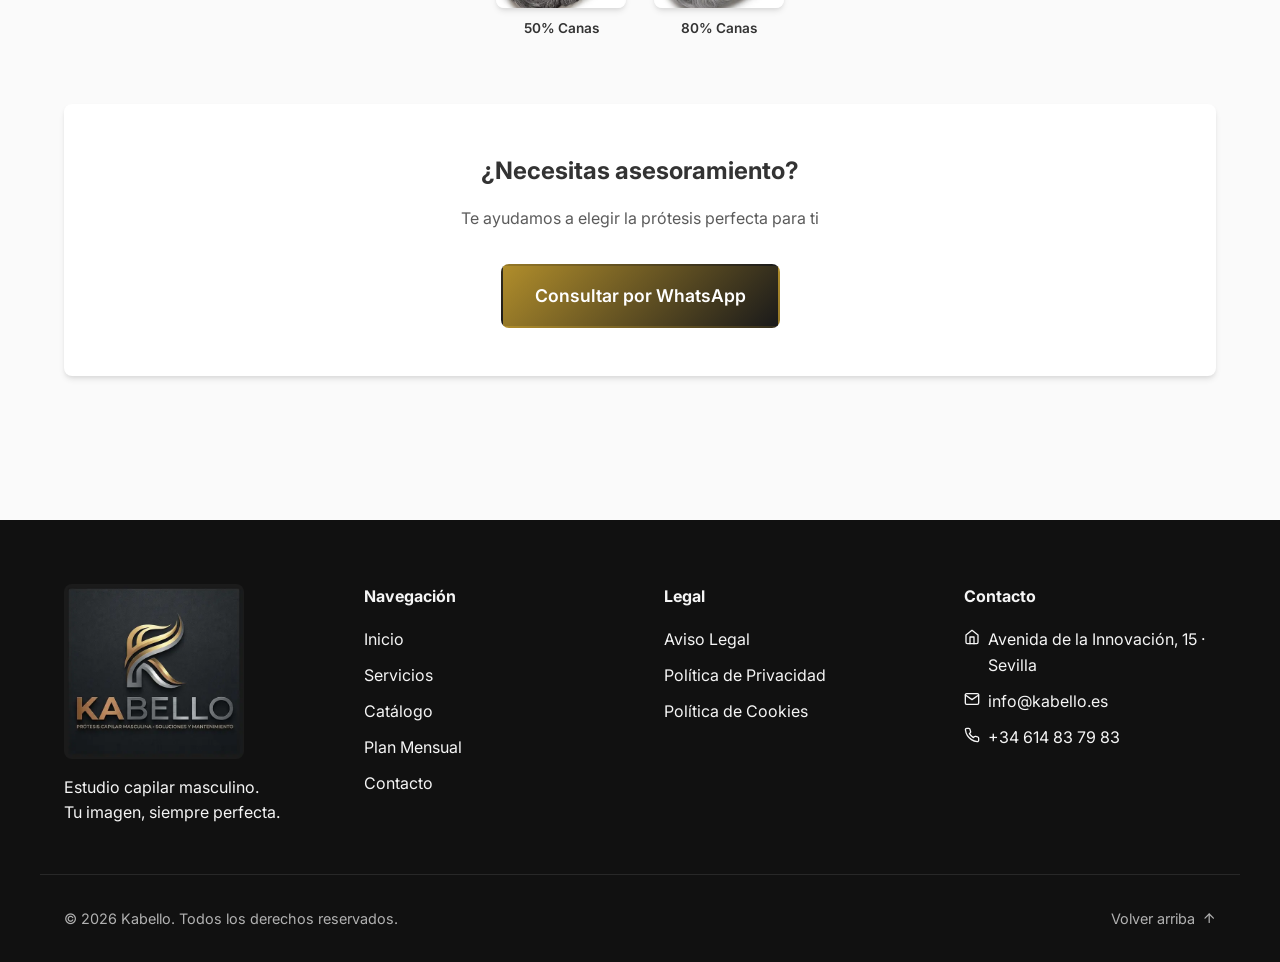
<file: kabello-web/catalogo.html>
<!DOCTYPE html>
<html lang="es">
<head>
    <meta charset="UTF-8">
    <script>(function(){var t=localStorage.getItem('kabello-theme')||(window.matchMedia('(prefers-color-scheme: dark)').matches?'dark':'light');document.documentElement.setAttribute('data-theme',t);})();</script>
    <meta name="viewport" content="width=device-width, initial-scale=1.0">
    <meta name="description" content="Catálogo de prótesis capilar masculina en Sevilla: bases Lace, Skin e Híbridas, colores y texturas para hombre.">
    <link rel="canonical" href="https://kabello.es/catalogo.html">
    <title>Catálogo de Prótesis Capilar Masculina | Kabello Sevilla</title>
    <link rel="preconnect" href="https://fonts.googleapis.com">
    <link rel="preconnect" href="https://fonts.gstatic.com" crossorigin>
    <link href="https://fonts.googleapis.com/css2?family=Inter:wght@400;600;700&display=swap" rel="stylesheet">
    <link rel="stylesheet" href="css/styles.css">
    <link rel="manifest" href="manifest.json">
    <link rel="icon" type="image/png" href="assets/icons/favicon-32.png">
    <link rel="apple-touch-icon" href="assets/icons/apple-touch-icon.png">
    <meta property="og:title" content="Catálogo de Prótesis Capilar Masculina | Kabello Sevilla">
    <meta property="og:description" content="Descubre nuestras bases Lace, Skin e Híbridas para prótesis capilar masculina en Sevilla.">
    <meta property="og:image" content="https://kabello.es/assets/og-image.webp">
    <meta property="og:url" content="https://kabello.es/catalogo.html">
    <meta name="twitter:card" content="summary_large_image">
    <meta name="twitter:title" content="Catálogo de Prótesis Capilar Masculina | Kabello Sevilla">
    <meta name="twitter:description" content="Descubre nuestras bases Lace, Skin e Híbridas para prótesis capilar masculina en Sevilla.">
    <meta name="twitter:image" content="https://kabello.es/assets/og-image.webp">
    <script type="application/ld+json">
    {
        "@context": "https://schema.org",
        "@type": "BreadcrumbList",
        "itemListElement": [
            {"@type": "ListItem", "position": 1, "name": "Inicio", "item": "https://kabello.es/"},
            {"@type": "ListItem", "position": 2, "name": "Catálogo", "item": "https://kabello.es/catalogo.html"}
        ]
    }
    </script>
</head>
<body id="top">
    <header class="header" id="mainHeader">
        <div class="container header__container">
            <a href="/" class="logo">
                <img src="assets/icons/apple-touch-icon.png" alt="" class="logo__mark" width="36" height="36">
                KABELLO<span class="logo__dot">.</span>
            </a>
            <nav class="nav" id="mainNav">
                <ul class="nav__list">
                    <li><a href="servicios.html" class="nav__link">Servicios</a></li>
                    <li><a href="catalogo.html" class="nav__link">Catálogo</a></li>
                    <li><a href="index.html#modelo" class="nav__link">Plan Mensual</a></li>
                    <li><a href="contacto.html" class="nav__link btn btn--primary">Pedir Cita</a></li>
                    <li>
                        <button id="themeToggle" class="theme-toggle" type="button" aria-label="Cambiar modo oscuro" aria-pressed="false">
                            <svg class="icon icon-sun" viewBox="0 0 24 24" fill="none" stroke="currentColor" stroke-width="2" stroke-linecap="round" stroke-linejoin="round" aria-hidden="true"><circle cx="12" cy="12" r="4"/><path d="M12 2v2M12 20v2M4.93 4.93l1.41 1.41M17.66 17.66l1.41 1.41M2 12h2M20 12h2M6.34 17.66l-1.41 1.41M19.07 4.93l-1.41 1.41"/></svg>
                            <svg class="icon icon-moon" viewBox="0 0 24 24" fill="none" stroke="currentColor" stroke-width="2" stroke-linecap="round" stroke-linejoin="round" aria-hidden="true"><path d="M21 12.79A9 9 0 1 1 11.21 3 7 7 0 0 0 21 12.79z"/></svg>
                        </button>
                    </li>
                </ul>
            </nav>
            <button class="nav__toggle" id="navToggle" aria-label="Abrir menú">
                <span></span><span></span><span></span>
            </button>
        </div>
    </header>

    <main>
        <section class="section">
            <div class="container">
                <h1 class="section__title">Catálogo de Prótesis Capilar Masculina</h1>
                <p class="section__subtitle">Selecciona la base que mejor se adapte a tu estilo de vida, con colocación y mantenimiento en Sevilla</p>
                <div class="grid grid--3">
                    <article class="card">
                        <img src="assets/catalogo-lace-malla.webp" alt="Base de prótesis capilar Lace" class="card__photo" loading="lazy" width="700" height="700">
                        <div class="icon-badge">
                            <svg class="icon" viewBox="0 0 24 24" fill="none" stroke="currentColor" stroke-width="2" stroke-linecap="round" stroke-linejoin="round" aria-hidden="true"><path d="M23 4v6h-6"/><path d="M1 20v-6h6"/><path d="M3.51 9a9 9 0 0 1 14.85-3.36L23 10"/><path d="M20.49 15a9 9 0 0 1-14.85 3.36L1 14"/></svg>
                        </div>
                        <h3>Lace (Malla)</h3>
                        <p class="card__price">Desde 250€</p>
                        <p>Base de malla ultrafina. Máxima transpiración, ideal para deportistas y climas cálidos.</p>
                        <ul class="card__list">
                            <li>Transpirable</li>
                            <li>Ligera</li>
                            <li>Durabilidad: 6-8 meses</li>
                        </ul>
                    </article>
                    <article class="card">
                        <img src="assets/catalogo-skin.webp" alt="Base de prótesis capilar Skin" class="card__photo" loading="lazy" width="700" height="700">
                        <div class="icon-badge">
                            <svg class="icon" viewBox="0 0 24 24" fill="none" stroke="currentColor" stroke-width="2" stroke-linecap="round" stroke-linejoin="round" aria-hidden="true"><path d="M12 2c4 5 7 9 7 13a7 7 0 0 1-14 0c0-4 3-8 7-13z"/></svg>
                        </div>
                        <h3>Skin (Ultrathin)</h3>
                        <p class="card__price">Desde 300€</p>
                        <p>Base de poliuretano ultrafino. Efecto piel real, contorno indetectable.</p>
                        <ul class="card__list">
                            <li>Efecto natural extremo</li>
                            <li>Fácil limpieza</li>
                            <li>Durabilidad: 4-6 meses</li>
                        </ul>
                    </article>
                    <article class="card">
                        <img src="assets/catalogo-hibrida.webp" alt="Base de prótesis capilar Híbrida" class="card__photo" loading="lazy" width="700" height="700">
                        <div class="icon-badge">
                            <svg class="icon" viewBox="0 0 24 24" fill="none" stroke="currentColor" stroke-width="2" stroke-linecap="round" stroke-linejoin="round" aria-hidden="true"><polygon points="12 2 2 7 12 12 22 7 12 2"/><polyline points="2 17 12 22 22 17"/><polyline points="2 12 12 17 22 12"/></svg>
                        </div>
                        <h3>Híbrida</h3>
                        <p class="card__price">Desde 350€</p>
                        <p>Combinación Lace + Skin. Lo mejor de ambas tecnologías en una sola prótesis.</p>
                        <ul class="card__list">
                            <li>Transpirable + Natural</li>
                            <li>Máxima versatilidad</li>
                            <li>Durabilidad: 8-10 meses</li>
                        </ul>
                    </article>
                </div>

                <h2 class="section__title" style="margin-top: 4rem;">Tonos y Acabados Disponibles</h2>
                <p class="section__subtitle">Tonos orientativos — igualamos tu color exacto y el porcentaje de canas con muestra de cabello.</p>
                <div class="tone-swatches">
                    <div class="tone-swatch">
                        <img src="assets/tono-1.webp" alt="Tono negro natural" class="tone-swatch__photo" loading="lazy" width="720" height="602">
                        <span class="tone-swatch__label">Negro Natural</span>
                    </div>
                    <div class="tone-swatch">
                        <img src="assets/tono-4.webp" alt="Tono castaño oscuro" class="tone-swatch__photo" loading="lazy" width="720" height="602">
                        <span class="tone-swatch__label">Castaño Oscuro</span>
                    </div>
                    <div class="tone-swatch">
                        <img src="assets/tono-6.webp" alt="Tono castaño medio" class="tone-swatch__photo" loading="lazy" width="720" height="602">
                        <span class="tone-swatch__label">Castaño Medio</span>
                    </div>
                    <div class="tone-swatch">
                        <img src="assets/tono-20.webp" alt="Tono rubio oscuro" class="tone-swatch__photo" loading="lazy" width="720" height="602">
                        <span class="tone-swatch__label">Rubio Oscuro</span>
                    </div>
                    <div class="tone-swatch">
                        <img src="assets/tono-1b10.webp" alt="Tono con 10% de canas" class="tone-swatch__photo" loading="lazy" width="720" height="602">
                        <span class="tone-swatch__label">10% Canas</span>
                    </div>
                    <div class="tone-swatch">
                        <img src="assets/tono-1b30.webp" alt="Tono con 30% de canas" class="tone-swatch__photo" loading="lazy" width="720" height="602">
                        <span class="tone-swatch__label">30% Canas</span>
                    </div>
                    <div class="tone-swatch">
                        <img src="assets/tono-1b40.webp" alt="Tono con 40% de canas" class="tone-swatch__photo" loading="lazy" width="720" height="602">
                        <span class="tone-swatch__label">40% Canas</span>
                    </div>
                    <div class="tone-swatch">
                        <img src="assets/tono-1b50.webp" alt="Tono con 50% de canas" class="tone-swatch__photo" loading="lazy" width="720" height="602">
                        <span class="tone-swatch__label">50% Canas</span>
                    </div>
                    <div class="tone-swatch">
                        <img src="assets/tono-1b80.webp" alt="Tono con 80% de canas" class="tone-swatch__photo" loading="lazy" width="720" height="602">
                        <span class="tone-swatch__label">80% Canas</span>
                    </div>
                </div>

                <div class="cta-section">
                    <h2>¿Necesitas asesoramiento?</h2>
                    <p>Te ayudamos a elegir la prótesis perfecta para ti</p>
                    <a href="https://wa.me/34614837983?text=Hola,%20necesito%20asesoramiento%20sobre%20prótesis" class="btn btn--primary btn--large" target="_blank" rel="noopener">Consultar por WhatsApp</a>
                </div>
            </div>
        </section>
    </main>

    <footer class="footer">
        <div class="container footer__grid">
            <div class="footer__brand">
                <img src="assets/logo-kabello.webp" alt="Kabello - Prótesis Capilar Masculina" class="footer__logo" width="180" height="175" loading="lazy">
                <p>Estudio capilar masculino.<br>Tu imagen, siempre perfecta.</p>
            </div>
            <div class="footer__links">
                <h4>Navegación</h4>
                <ul>
                    <li><a href="index.html">Inicio</a></li>
                    <li><a href="servicios.html">Servicios</a></li>
                    <li><a href="catalogo.html">Catálogo</a></li>
                    <li><a href="index.html#modelo">Plan Mensual</a></li>
                    <li><a href="contacto.html">Contacto</a></li>
                </ul>
            </div>
            <div class="footer__links">
                <h4>Legal</h4>
                <ul>
                    <li><a href="legal/aviso-legal.html">Aviso Legal</a></li>
                    <li><a href="legal/privacidad.html">Política de Privacidad</a></li>
                    <li><a href="legal/cookies.html">Política de Cookies</a></li>
                </ul>
            </div>
            <div class="footer__contact">
                <h4>Contacto</h4>
                <p><svg class="icon" viewBox="0 0 24 24" fill="none" stroke="currentColor" stroke-width="2" stroke-linecap="round" stroke-linejoin="round" aria-hidden="true"><path d="M3 9l9-7 9 7v11a2 2 0 0 1-2 2H5a2 2 0 0 1-2-2z"/><polyline points="9 22 9 12 15 12 15 22"/></svg> Avenida de la Innovación, 15 · Sevilla</p>
                <p><svg class="icon" viewBox="0 0 24 24" fill="none" stroke="currentColor" stroke-width="2" stroke-linecap="round" stroke-linejoin="round" aria-hidden="true"><path d="M4 4h16c1.1 0 2 .9 2 2v12c0 1.1-.9 2-2 2H4c-1.1 0-2-.9-2-2V6c0-1.1.9-2 2-2z"/><polyline points="22 6 12 13 2 6"/></svg> <a href="mailto:info@kabello.es">info@kabello.es</a></p>
                <p><svg class="icon" viewBox="0 0 24 24" fill="none" stroke="currentColor" stroke-width="2" stroke-linecap="round" stroke-linejoin="round" aria-hidden="true"><path d="M22 16.92v3a2 2 0 0 1-2.18 2 19.79 19.79 0 0 1-8.63-3.07 19.5 19.5 0 0 1-6-6 19.79 19.79 0 0 1-3.07-8.67A2 2 0 0 1 4.11 2h3a2 2 0 0 1 2 1.72c.13.96.36 1.9.7 2.81a2 2 0 0 1-.45 2.11L8.09 9.91a16 16 0 0 0 6 6l1.27-1.27a2 2 0 0 1 2.11-.45c.91.34 1.85.57 2.81.7A2 2 0 0 1 22 16.92z"/></svg> <a href="https://wa.me/34614837983" target="_blank" rel="noopener">+34 614 83 79 83</a></p>
            </div>
        </div>
        <div class="container footer__bottom">
            <p>&copy; 2026 Kabello. Todos los derechos reservados.</p>
            <a href="#top" class="footer__top">Volver arriba <svg class="icon" viewBox="0 0 24 24" fill="none" stroke="currentColor" stroke-width="2" stroke-linecap="round" stroke-linejoin="round" aria-hidden="true"><path d="M12 19V5"/><path d="M5 12l7-7 7 7"/></svg></a>
        </div>
    </footer>

    <script src="js/main.js" defer></script>
</body>
</html>
</file>
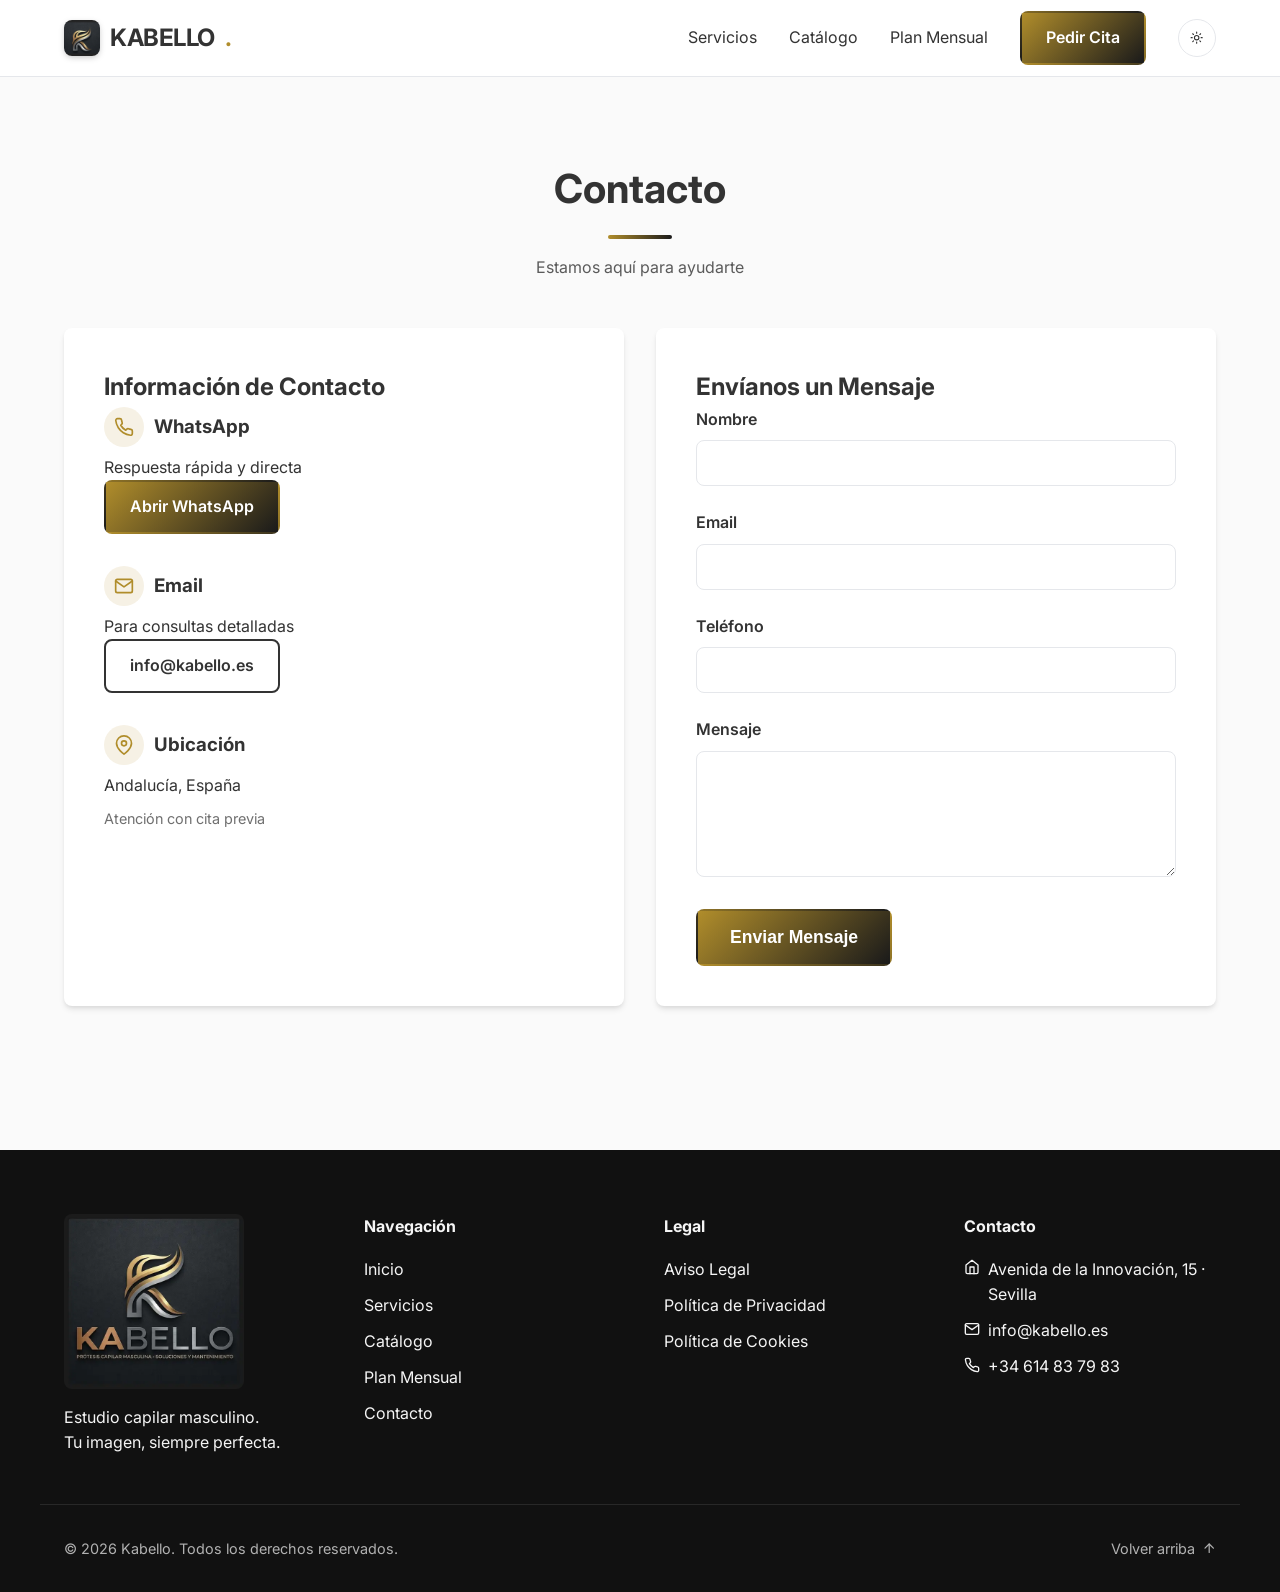
<file: kabello-web/contacto.html>
<!DOCTYPE html>
<html lang="es">
<head>
    <meta charset="UTF-8">
    <script>(function(){var t=localStorage.getItem('kabello-theme')||(window.matchMedia('(prefers-color-scheme: dark)').matches?'dark':'light');document.documentElement.setAttribute('data-theme',t);})();</script>
    <meta name="viewport" content="width=device-width, initial-scale=1.0">
    <meta name="description" content="Contacta con Kabello en Sevilla. Reserva tu cita para colocación de prótesis capilar masculina y conoce el plan mensual.">
    <link rel="canonical" href="https://kabello.es/contacto.html">
    <title>Contacto | Prótesis Capilar Masculina en Sevilla | Kabello</title>
    <link rel="preconnect" href="https://fonts.googleapis.com">
    <link rel="preconnect" href="https://fonts.gstatic.com" crossorigin>
    <link href="https://fonts.googleapis.com/css2?family=Inter:wght@400;600;700&display=swap" rel="stylesheet">
    <link rel="stylesheet" href="css/styles.css">
    <link rel="manifest" href="manifest.json">
    <link rel="icon" type="image/png" href="assets/icons/favicon-32.png">
    <link rel="apple-touch-icon" href="assets/icons/apple-touch-icon.png">
    <meta property="og:title" content="Contacto | Prótesis Capilar Masculina en Sevilla | Kabello">
    <meta property="og:description" content="Reserva tu valoración gratuita en Sevilla. WhatsApp, email o formulario de contacto.">
    <meta property="og:image" content="https://kabello.es/assets/og-image.webp">
    <meta property="og:url" content="https://kabello.es/contacto.html">
    <meta name="twitter:card" content="summary_large_image">
    <meta name="twitter:title" content="Contacto | Prótesis Capilar Masculina en Sevilla | Kabello">
    <meta name="twitter:description" content="Reserva tu valoración gratuita en Sevilla. WhatsApp, email o formulario de contacto.">
    <meta name="twitter:image" content="https://kabello.es/assets/og-image.webp">
    <script type="application/ld+json">
    {
        "@context": "https://schema.org",
        "@type": "BreadcrumbList",
        "itemListElement": [
            {"@type": "ListItem", "position": 1, "name": "Inicio", "item": "https://kabello.es/"},
            {"@type": "ListItem", "position": 2, "name": "Contacto", "item": "https://kabello.es/contacto.html"}
        ]
    }
    </script>
</head>
<body id="top">
    <header class="header" id="mainHeader">
        <div class="container header__container">
            <a href="/" class="logo">
                <img src="assets/icons/apple-touch-icon.png" alt="" class="logo__mark" width="36" height="36">
                KABELLO<span class="logo__dot">.</span>
            </a>
            <nav class="nav" id="mainNav">
                <ul class="nav__list">
                    <li><a href="servicios.html" class="nav__link">Servicios</a></li>
                    <li><a href="catalogo.html" class="nav__link">Catálogo</a></li>
                    <li><a href="index.html#modelo" class="nav__link">Plan Mensual</a></li>
                    <li><a href="contacto.html" class="nav__link btn btn--primary">Pedir Cita</a></li>
                    <li>
                        <button id="themeToggle" class="theme-toggle" type="button" aria-label="Cambiar modo oscuro" aria-pressed="false">
                            <svg class="icon icon-sun" viewBox="0 0 24 24" fill="none" stroke="currentColor" stroke-width="2" stroke-linecap="round" stroke-linejoin="round" aria-hidden="true"><circle cx="12" cy="12" r="4"/><path d="M12 2v2M12 20v2M4.93 4.93l1.41 1.41M17.66 17.66l1.41 1.41M2 12h2M20 12h2M6.34 17.66l-1.41 1.41M19.07 4.93l-1.41 1.41"/></svg>
                            <svg class="icon icon-moon" viewBox="0 0 24 24" fill="none" stroke="currentColor" stroke-width="2" stroke-linecap="round" stroke-linejoin="round" aria-hidden="true"><path d="M21 12.79A9 9 0 1 1 11.21 3 7 7 0 0 0 21 12.79z"/></svg>
                        </button>
                    </li>
                </ul>
            </nav>
            <button class="nav__toggle" id="navToggle" aria-label="Abrir menú">
                <span></span><span></span><span></span>
            </button>
        </div>
    </header>

    <main>
        <section class="section">
            <div class="container">
                <h1 class="section__title">Contacto</h1>
                <p class="section__subtitle">Estamos aquí para ayudarte</p>
                <div class="grid grid--2">
                    <div class="contact-info">
                        <h2>Información de Contacto</h2>
                        <div class="contact-item">
                            <h3><span class="icon-badge"><svg class="icon" viewBox="0 0 24 24" fill="none" stroke="currentColor" stroke-width="2" stroke-linecap="round" stroke-linejoin="round" aria-hidden="true"><path d="M22 16.92v3a2 2 0 0 1-2.18 2 19.79 19.79 0 0 1-8.63-3.07 19.5 19.5 0 0 1-6-6 19.79 19.79 0 0 1-3.07-8.67A2 2 0 0 1 4.11 2h3a2 2 0 0 1 2 1.72c.13.96.36 1.9.7 2.81a2 2 0 0 1-.45 2.11L8.09 9.91a16 16 0 0 0 6 6l1.27-1.27a2 2 0 0 1 2.11-.45c.91.34 1.85.57 2.81.7A2 2 0 0 1 22 16.92z"/></svg></span> WhatsApp</h3>
                            <p>Respuesta rápida y directa</p>
                            <a href="https://wa.me/34600000000" class="btn btn--primary" target="_blank" rel="noopener">Abrir WhatsApp</a>
                        </div>
                        <div class="contact-item">
                            <h3><span class="icon-badge"><svg class="icon" viewBox="0 0 24 24" fill="none" stroke="currentColor" stroke-width="2" stroke-linecap="round" stroke-linejoin="round" aria-hidden="true"><path d="M4 4h16c1.1 0 2 .9 2 2v12c0 1.1-.9 2-2 2H4c-1.1 0-2-.9-2-2V6c0-1.1.9-2 2-2z"/><polyline points="22 6 12 13 2 6"/></svg></span> Email</h3>
                            <p>Para consultas detalladas</p>
                            <a href="mailto:info@kabello.es" class="btn btn--outline">info@kabello.es</a>
                        </div>
                        <div class="contact-item">
                            <h3><span class="icon-badge"><svg class="icon" viewBox="0 0 24 24" fill="none" stroke="currentColor" stroke-width="2" stroke-linecap="round" stroke-linejoin="round" aria-hidden="true"><path d="M21 10c0 7-9 13-9 13s-9-6-9-13a9 9 0 0 1 18 0z"/><circle cx="12" cy="10" r="3"/></svg></span> Ubicación</h3>
                            <p>Andalucía, España</p>
                            <p class="contact-note">Atención con cita previa</p>
                        </div>
                    </div>
                    <div class="contact-form">
                        <h2>Envíanos un Mensaje</h2>
                        <form action="mailto:info@kabello.es" method="POST" enctype="text/plain">
                            <div class="form-group">
                                <label for="name">Nombre</label>
                                <input type="text" id="name" name="name" required>
                            </div>
                            <div class="form-group">
                                <label for="email">Email</label>
                                <input type="email" id="email" name="email" required>
                            </div>
                            <div class="form-group">
                                <label for="phone">Teléfono</label>
                                <input type="tel" id="phone" name="phone">
                            </div>
                            <div class="form-group">
                                <label for="message">Mensaje</label>
                                <textarea id="message" name="message" rows="5" required></textarea>
                            </div>
                            <button type="submit" class="btn btn--primary btn--large">Enviar Mensaje</button>
                        </form>
                    </div>
                </div>
            </div>
        </section>
    </main>

    <footer class="footer">
        <div class="container footer__grid">
            <div class="footer__brand">
                <img src="assets/logo-kabello.webp" alt="Kabello - Prótesis Capilar Masculina" class="footer__logo" width="180" height="175" loading="lazy">
                <p>Estudio capilar masculino.<br>Tu imagen, siempre perfecta.</p>
            </div>
            <div class="footer__links">
                <h4>Navegación</h4>
                <ul>
                    <li><a href="index.html">Inicio</a></li>
                    <li><a href="servicios.html">Servicios</a></li>
                    <li><a href="catalogo.html">Catálogo</a></li>
                    <li><a href="index.html#modelo">Plan Mensual</a></li>
                    <li><a href="contacto.html">Contacto</a></li>
                </ul>
            </div>
            <div class="footer__links">
                <h4>Legal</h4>
                <ul>
                    <li><a href="legal/aviso-legal.html">Aviso Legal</a></li>
                    <li><a href="legal/privacidad.html">Política de Privacidad</a></li>
                    <li><a href="legal/cookies.html">Política de Cookies</a></li>
                </ul>
            </div>
            <div class="footer__contact">
                <h4>Contacto</h4>
                <p><svg class="icon" viewBox="0 0 24 24" fill="none" stroke="currentColor" stroke-width="2" stroke-linecap="round" stroke-linejoin="round" aria-hidden="true"><path d="M3 9l9-7 9 7v11a2 2 0 0 1-2 2H5a2 2 0 0 1-2-2z"/><polyline points="9 22 9 12 15 12 15 22"/></svg> Avenida de la Innovación, 15 · Sevilla</p>
                <p><svg class="icon" viewBox="0 0 24 24" fill="none" stroke="currentColor" stroke-width="2" stroke-linecap="round" stroke-linejoin="round" aria-hidden="true"><path d="M4 4h16c1.1 0 2 .9 2 2v12c0 1.1-.9 2-2 2H4c-1.1 0-2-.9-2-2V6c0-1.1.9-2 2-2z"/><polyline points="22 6 12 13 2 6"/></svg> <a href="mailto:info@kabello.es">info@kabello.es</a></p>
                <p><svg class="icon" viewBox="0 0 24 24" fill="none" stroke="currentColor" stroke-width="2" stroke-linecap="round" stroke-linejoin="round" aria-hidden="true"><path d="M22 16.92v3a2 2 0 0 1-2.18 2 19.79 19.79 0 0 1-8.63-3.07 19.5 19.5 0 0 1-6-6 19.79 19.79 0 0 1-3.07-8.67A2 2 0 0 1 4.11 2h3a2 2 0 0 1 2 1.72c.13.96.36 1.9.7 2.81a2 2 0 0 1-.45 2.11L8.09 9.91a16 16 0 0 0 6 6l1.27-1.27a2 2 0 0 1 2.11-.45c.91.34 1.85.57 2.81.7A2 2 0 0 1 22 16.92z"/></svg> <a href="https://wa.me/34614837983" target="_blank" rel="noopener">+34 614 83 79 83</a></p>
            </div>
        </div>
        <div class="container footer__bottom">
            <p>&copy; 2026 Kabello. Todos los derechos reservados.</p>
            <a href="#top" class="footer__top">Volver arriba <svg class="icon" viewBox="0 0 24 24" fill="none" stroke="currentColor" stroke-width="2" stroke-linecap="round" stroke-linejoin="round" aria-hidden="true"><path d="M12 19V5"/><path d="M5 12l7-7 7 7"/></svg></a>
        </div>
    </footer>

    <script src="js/main.js" defer></script>
</body>
</html>
</file>
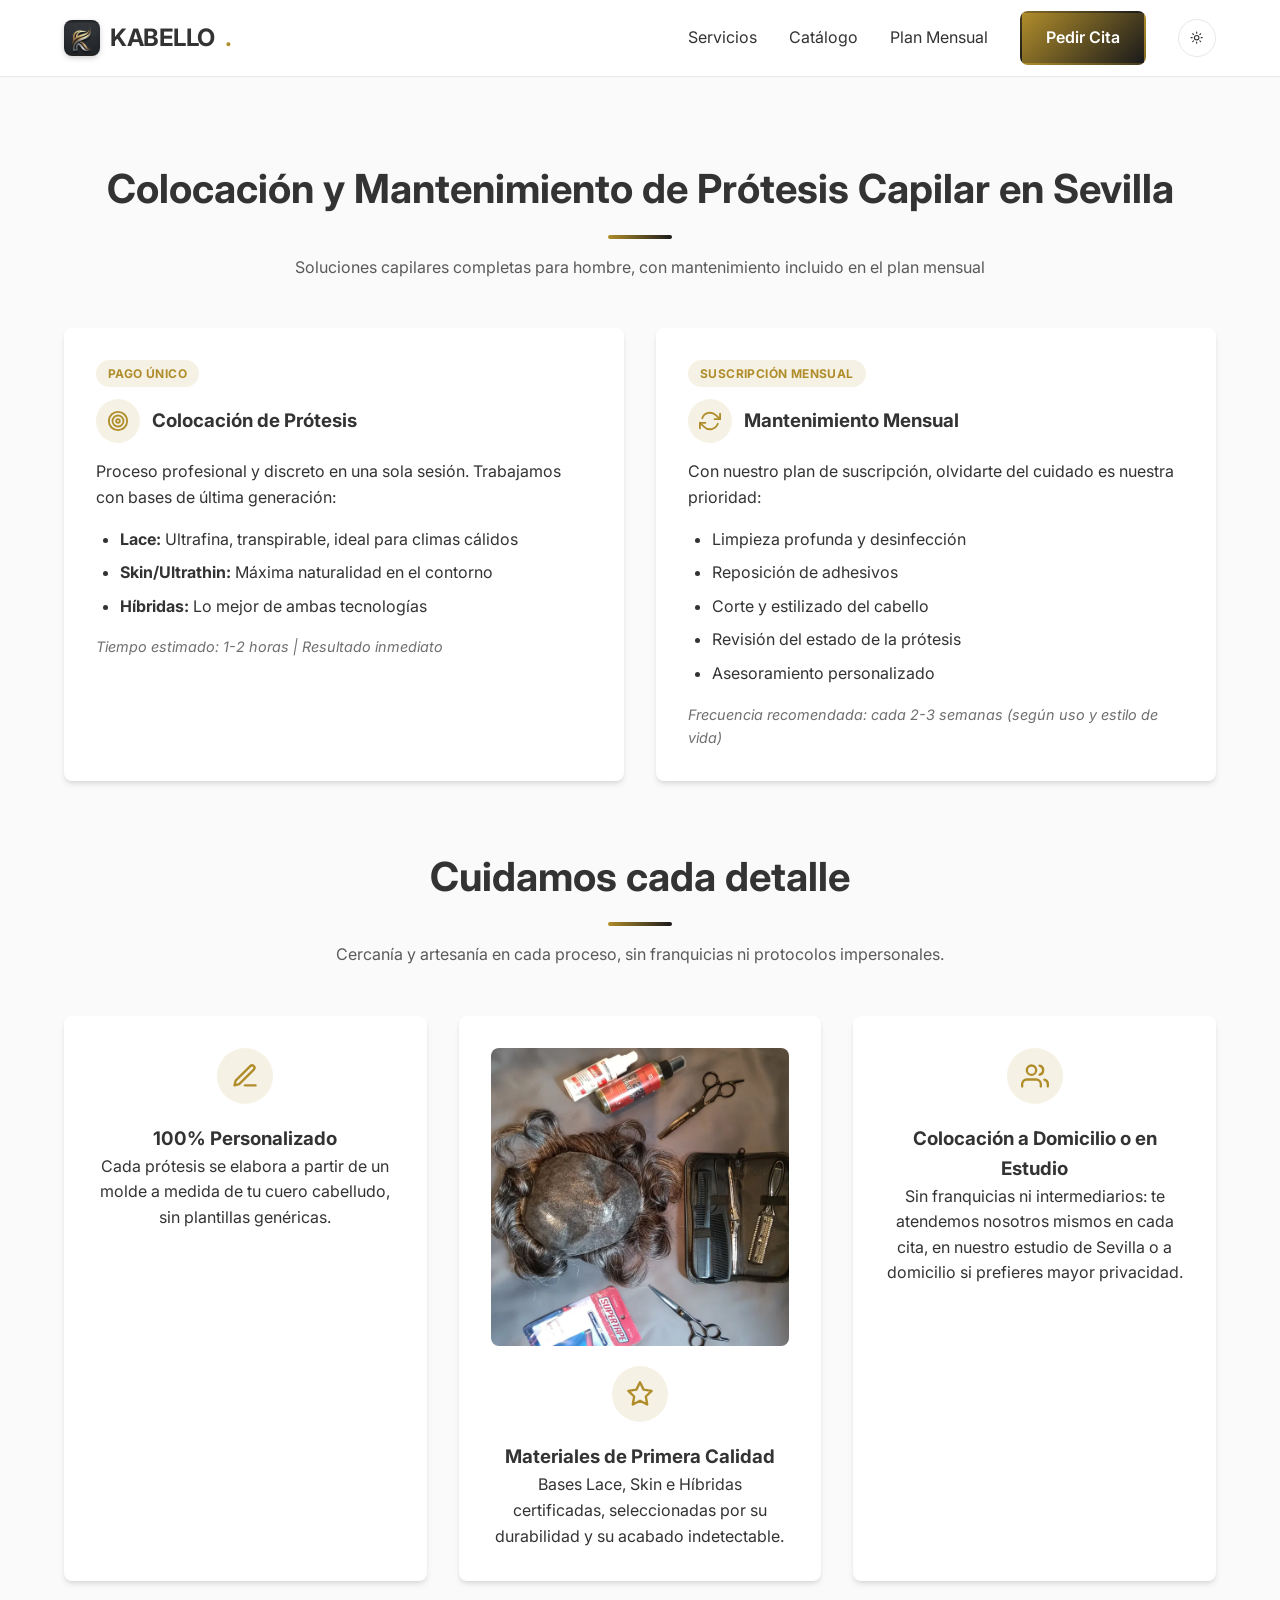
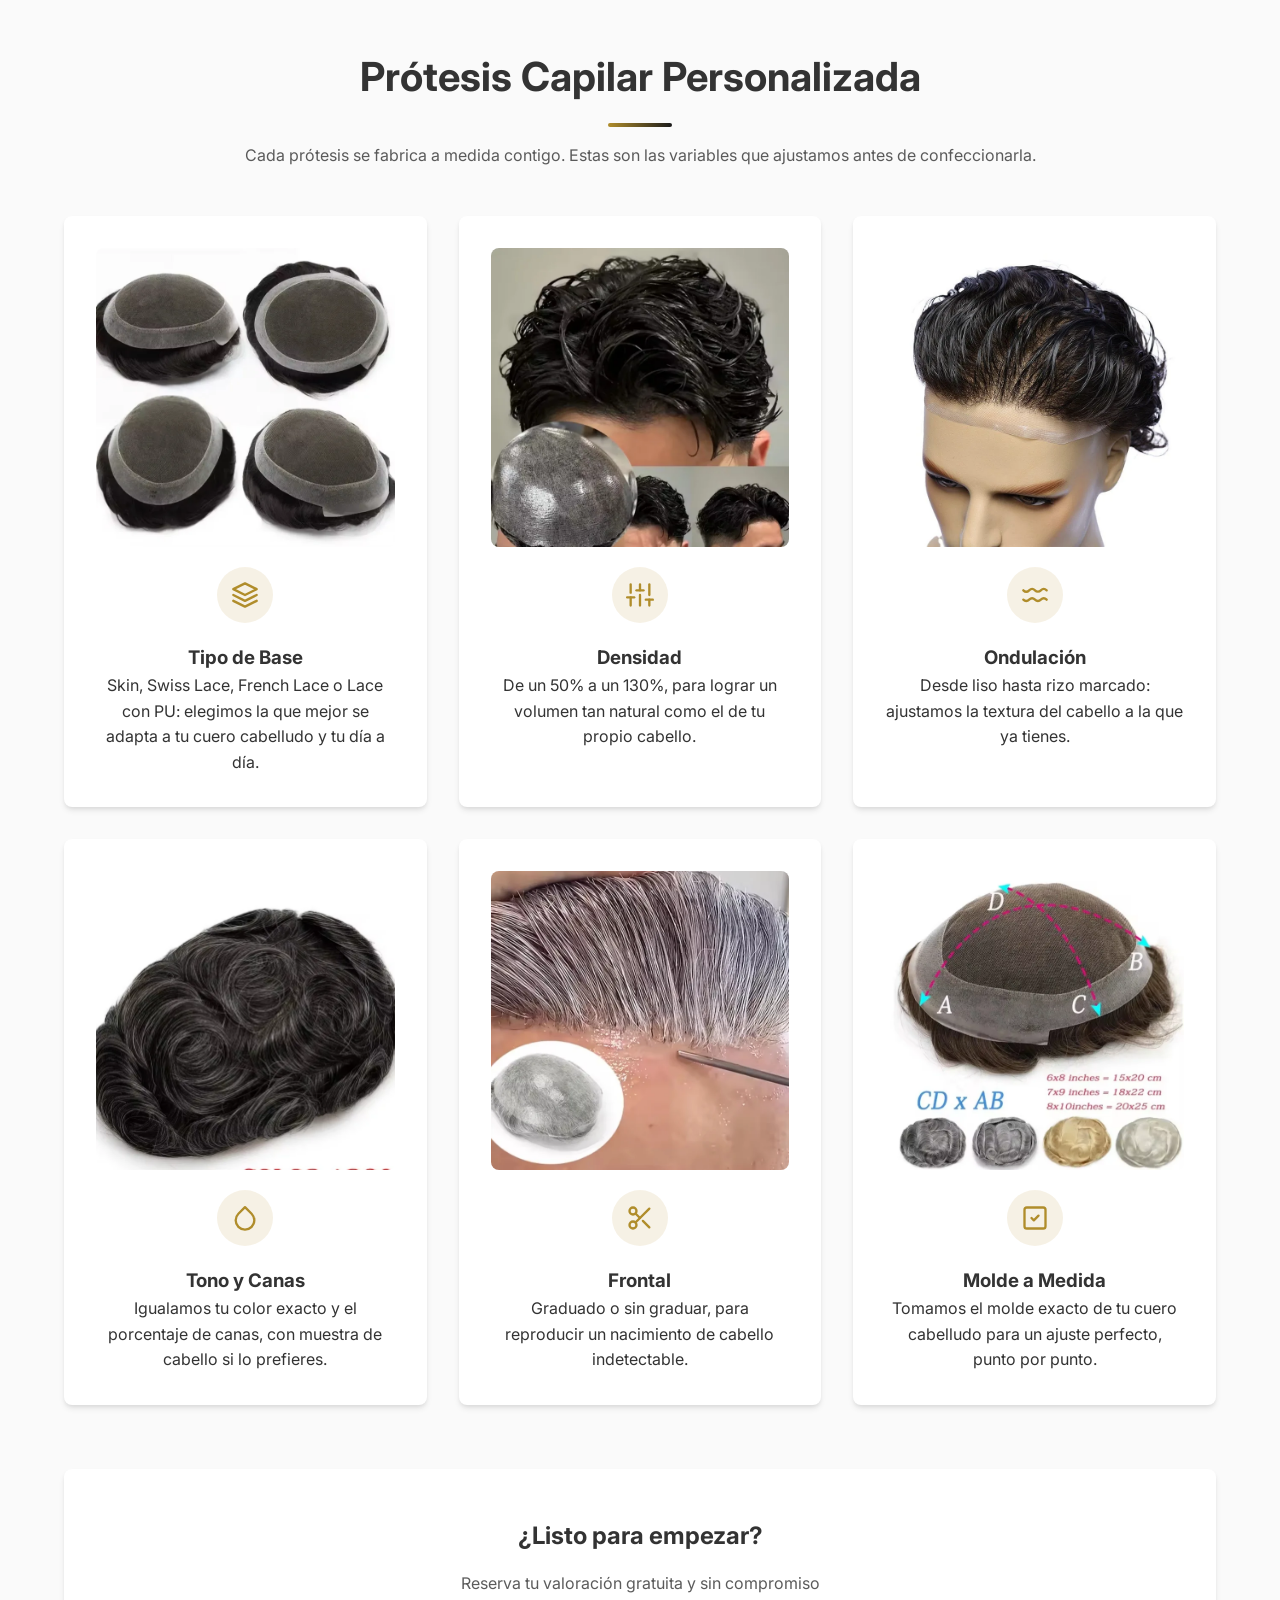
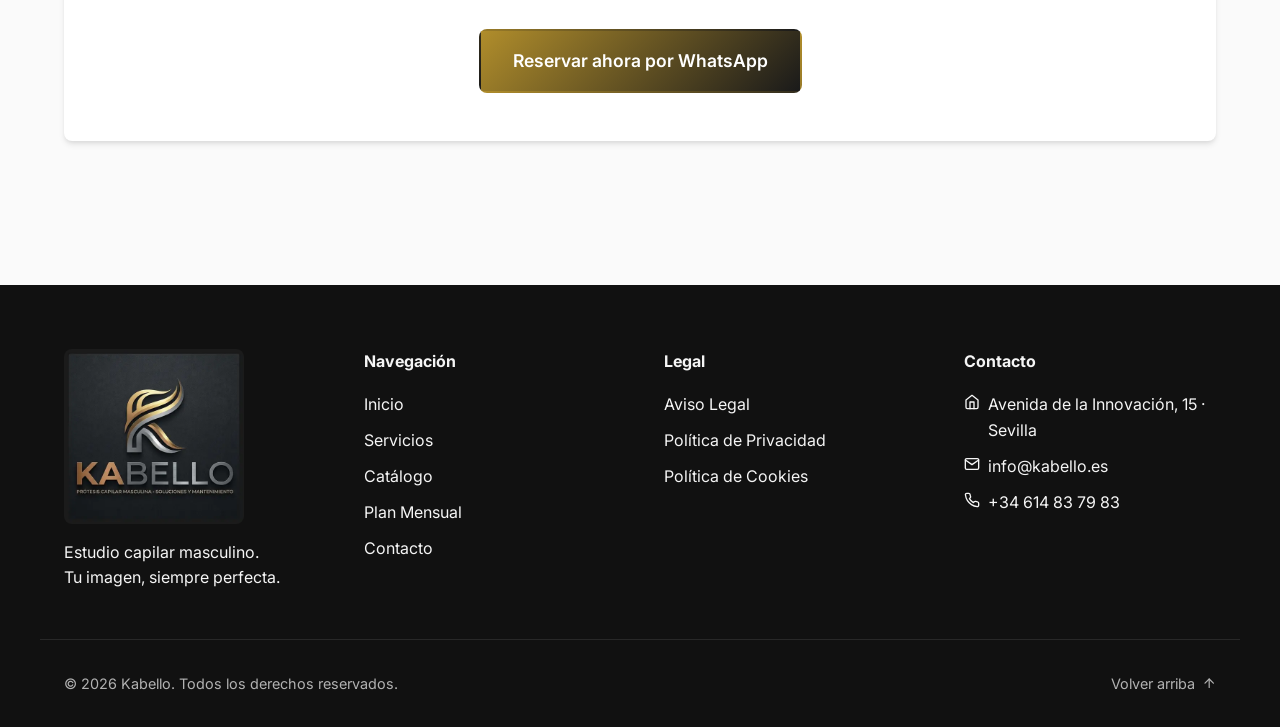
<file: kabello-web/servicios.html>
<!DOCTYPE html>
<html lang="es">
<head>
    <meta charset="UTF-8">
    <script>(function(){var t=localStorage.getItem('kabello-theme')||(window.matchMedia('(prefers-color-scheme: dark)').matches?'dark':'light');document.documentElement.setAttribute('data-theme',t);})();</script>
    <meta name="viewport" content="width=device-width, initial-scale=1.0">
    <meta name="description" content="Colocación de prótesis capilar a domicilio o en estudio, y mantenimiento mensual para hombres en Sevilla. Revisión y cuidado incluidos.">
    <link rel="canonical" href="https://kabello.es/servicios.html">
    <title>Colocación de Prótesis Capilar a Domicilio en Sevilla | Kabello</title>
    <link rel="preconnect" href="https://fonts.googleapis.com">
    <link rel="preconnect" href="https://fonts.gstatic.com" crossorigin>
    <link href="https://fonts.googleapis.com/css2?family=Inter:wght@400;600;700&display=swap" rel="stylesheet">
    <link rel="stylesheet" href="css/styles.css">
    <link rel="manifest" href="manifest.json">
    <link rel="icon" type="image/png" href="assets/icons/favicon-32.png">
    <link rel="apple-touch-icon" href="assets/icons/apple-touch-icon.png">
    <meta property="og:title" content="Colocación de Prótesis Capilar a Domicilio en Sevilla | Kabello">
    <meta property="og:description" content="Colocación de prótesis capilar a domicilio o en estudio, y plan de mantenimiento mensual para hombres en Sevilla.">
    <meta property="og:image" content="https://kabello.es/assets/og-image.webp">
    <meta property="og:url" content="https://kabello.es/servicios.html">
    <meta name="twitter:card" content="summary_large_image">
    <meta name="twitter:title" content="Colocación de Prótesis Capilar a Domicilio en Sevilla | Kabello">
    <meta name="twitter:description" content="Colocación de prótesis capilar a domicilio o en estudio, y plan de mantenimiento mensual para hombres en Sevilla.">
    <meta name="twitter:image" content="https://kabello.es/assets/og-image.webp">
    <script type="application/ld+json">
    {
        "@context": "https://schema.org",
        "@type": "BreadcrumbList",
        "itemListElement": [
            {"@type": "ListItem", "position": 1, "name": "Inicio", "item": "https://kabello.es/"},
            {"@type": "ListItem", "position": 2, "name": "Servicios", "item": "https://kabello.es/servicios.html"}
        ]
    }
    </script>
</head>
<body id="top">
    <header class="header" id="mainHeader">
        <div class="container header__container">
            <a href="/" class="logo">
                <img src="assets/icons/apple-touch-icon.png" alt="" class="logo__mark" width="36" height="36">
                KABELLO<span class="logo__dot">.</span>
            </a>
            <nav class="nav" id="mainNav">
                <ul class="nav__list">
                    <li><a href="servicios.html" class="nav__link">Servicios</a></li>
                    <li><a href="catalogo.html" class="nav__link">Catálogo</a></li>
                    <li><a href="index.html#modelo" class="nav__link">Plan Mensual</a></li>
                    <li><a href="contacto.html" class="nav__link btn btn--primary">Pedir Cita</a></li>
                    <li>
                        <button id="themeToggle" class="theme-toggle" type="button" aria-label="Cambiar modo oscuro" aria-pressed="false">
                            <svg class="icon icon-sun" viewBox="0 0 24 24" fill="none" stroke="currentColor" stroke-width="2" stroke-linecap="round" stroke-linejoin="round" aria-hidden="true"><circle cx="12" cy="12" r="4"/><path d="M12 2v2M12 20v2M4.93 4.93l1.41 1.41M17.66 17.66l1.41 1.41M2 12h2M20 12h2M6.34 17.66l-1.41 1.41M19.07 4.93l-1.41 1.41"/></svg>
                            <svg class="icon icon-moon" viewBox="0 0 24 24" fill="none" stroke="currentColor" stroke-width="2" stroke-linecap="round" stroke-linejoin="round" aria-hidden="true"><path d="M21 12.79A9 9 0 1 1 11.21 3 7 7 0 0 0 21 12.79z"/></svg>
                        </button>
                    </li>
                </ul>
            </nav>
            <button class="nav__toggle" id="navToggle" aria-label="Abrir menú">
                <span></span><span></span><span></span>
            </button>
        </div>
    </header>

    <main>
        <section class="section">
            <div class="container">
                <h1 class="section__title">Colocación y Mantenimiento de Prótesis Capilar en Sevilla</h1>
                <p class="section__subtitle">Soluciones capilares completas para hombre, con mantenimiento incluido en el plan mensual</p>
                <div class="grid grid--2">
                    <article class="card card--large">
                        <span class="card__badge">Pago único</span>
                        <h3 class="card__title">
                            <span class="icon-badge"><svg class="icon" viewBox="0 0 24 24" fill="none" stroke="currentColor" stroke-width="2" stroke-linecap="round" stroke-linejoin="round" aria-hidden="true"><circle cx="12" cy="12" r="10"/><circle cx="12" cy="12" r="6"/><circle cx="12" cy="12" r="2"/></svg></span>
                            Colocación de Prótesis
                        </h3>
                        <p>Proceso profesional y discreto en una sola sesión. Trabajamos con bases de última generación:</p>
                        <ul class="card__list">
                            <li><strong>Lace:</strong> Ultrafina, transpirable, ideal para climas cálidos</li>
                            <li><strong>Skin/Ultrathin:</strong> Máxima naturalidad en el contorno</li>
                            <li><strong>Híbridas:</strong> Lo mejor de ambas tecnologías</li>
                        </ul>
                        <p class="card__note">Tiempo estimado: 1-2 horas | Resultado inmediato</p>
                    </article>
                    <article class="card card--large">
                        <span class="card__badge">Suscripción mensual</span>
                        <h3 class="card__title">
                            <span class="icon-badge"><svg class="icon" viewBox="0 0 24 24" fill="none" stroke="currentColor" stroke-width="2" stroke-linecap="round" stroke-linejoin="round" aria-hidden="true"><path d="M23 4v6h-6"/><path d="M1 20v-6h6"/><path d="M3.51 9a9 9 0 0 1 14.85-3.36L23 10"/><path d="M20.49 15a9 9 0 0 1-14.85 3.36L1 14"/></svg></span>
                            Mantenimiento Mensual
                        </h3>
                        <p>Con nuestro plan de suscripción, olvidarte del cuidado es nuestra prioridad:</p>
                        <ul class="card__list">
                            <li>Limpieza profunda y desinfección</li>
                            <li>Reposición de adhesivos</li>
                            <li>Corte y estilizado del cabello</li>
                            <li>Revisión del estado de la prótesis</li>
                            <li>Asesoramiento personalizado</li>
                        </ul>
                        <p class="card__note">Frecuencia recomendada: cada 2-3 semanas (según uso y estilo de vida)</p>
                    </article>
                </div>

                <h2 class="section__title" style="margin-top: 4rem;">Cuidamos cada detalle</h2>
                <p class="section__subtitle">Cercanía y artesanía en cada proceso, sin franquicias ni protocolos impersonales.</p>
                <div class="grid grid--3">
                    <article class="card">
                        <div class="icon-badge">
                            <svg class="icon" viewBox="0 0 24 24" fill="none" stroke="currentColor" stroke-width="2" stroke-linecap="round" stroke-linejoin="round" aria-hidden="true"><path d="M12 20h9"/><path d="M16.5 3.5a2.12 2.12 0 0 1 3 3L7 19l-4 1 1-4z"/></svg>
                        </div>
                        <h3>100% Personalizado</h3>
                        <p>Cada prótesis se elabora a partir de un molde a medida de tu cuero cabelludo, sin plantillas genéricas.</p>
                    </article>
                    <article class="card">
                        <img src="assets/materiales-calidad.webp" alt="Herramientas y productos de trabajo de Kabello" class="card__photo" loading="lazy" width="700" height="700">
                        <div class="icon-badge">
                            <svg class="icon" viewBox="0 0 24 24" fill="none" stroke="currentColor" stroke-width="2" stroke-linecap="round" stroke-linejoin="round" aria-hidden="true"><path d="M12 2l3.09 6.26L22 9.27l-5 4.87L18.18 21 12 17.77 5.82 21 7 14.14l-5-4.87 6.91-1.01z"/></svg>
                        </div>
                        <h3>Materiales de Primera Calidad</h3>
                        <p>Bases Lace, Skin e Híbridas certificadas, seleccionadas por su durabilidad y su acabado indetectable.</p>
                    </article>
                    <article class="card">
                        <div class="icon-badge">
                            <svg class="icon" viewBox="0 0 24 24" fill="none" stroke="currentColor" stroke-width="2" stroke-linecap="round" stroke-linejoin="round" aria-hidden="true"><path d="M17 21v-2a4 4 0 0 0-4-4H5a4 4 0 0 0-4 4v2"/><circle cx="9" cy="7" r="4"/><path d="M23 21v-2a4 4 0 0 0-3-3.87"/><path d="M16 3.13a4 4 0 0 1 0 7.75"/></svg>
                        </div>
                        <h3>Colocación a Domicilio o en Estudio</h3>
                        <p>Sin franquicias ni intermediarios: te atendemos nosotros mismos en cada cita, en nuestro estudio de Sevilla o a domicilio si prefieres mayor privacidad.</p>
                    </article>
                </div>

                <h2 class="section__title" style="margin-top: 4rem;">Prótesis Capilar Personalizada</h2>
                <p class="section__subtitle">Cada prótesis se fabrica a medida contigo. Estas son las variables que ajustamos antes de confeccionarla.</p>
                <div class="grid grid--3">
                    <article class="card">
                        <img src="assets/tipo-de-base.webp" alt="Distintos tipos de base de prótesis capilar" class="card__photo" loading="lazy" width="700" height="700">
                        <div class="icon-badge">
                            <svg class="icon" viewBox="0 0 24 24" fill="none" stroke="currentColor" stroke-width="2" stroke-linecap="round" stroke-linejoin="round" aria-hidden="true"><polygon points="12 2 2 7 12 12 22 7 12 2"/><polyline points="2 17 12 22 22 17"/><polyline points="2 12 12 17 22 12"/></svg>
                        </div>
                        <h3>Tipo de Base</h3>
                        <p>Skin, Swiss Lace, French Lace o Lace con PU: elegimos la que mejor se adapta a tu cuero cabelludo y tu día a día.</p>
                    </article>
                    <article class="card">
                        <img src="assets/densidad.webp" alt="Ejemplo de densidad en prótesis capilar" class="card__photo" loading="lazy" width="700" height="700">
                        <div class="icon-badge">
                            <svg class="icon" viewBox="0 0 24 24" fill="none" stroke="currentColor" stroke-width="2" stroke-linecap="round" stroke-linejoin="round" aria-hidden="true"><line x1="4" y1="21" x2="4" y2="14"/><line x1="4" y1="10" x2="4" y2="3"/><line x1="12" y1="21" x2="12" y2="12"/><line x1="12" y1="8" x2="12" y2="3"/><line x1="20" y1="21" x2="20" y2="16"/><line x1="20" y1="12" x2="20" y2="3"/><line x1="1" y1="14" x2="7" y2="14"/><line x1="9" y1="8" x2="15" y2="8"/><line x1="17" y1="16" x2="23" y2="16"/></svg>
                        </div>
                        <h3>Densidad</h3>
                        <p>De un 50% a un 130%, para lograr un volumen tan natural como el de tu propio cabello.</p>
                    </article>
                    <article class="card">
                        <img src="assets/catalogo-ondulacion.webp" alt="Ejemplo de ondulación en prótesis capilar" class="card__photo" loading="lazy" width="600" height="600">
                        <div class="icon-badge">
                            <svg class="icon" viewBox="0 0 24 24" fill="none" stroke="currentColor" stroke-width="2" stroke-linecap="round" stroke-linejoin="round" aria-hidden="true"><path d="M2 8c1.5 1.5 3.5 1.5 5 0s3.5-1.5 5 0 3.5 1.5 5 0 3.5-1.5 5 0"/><path d="M2 16c1.5 1.5 3.5 1.5 5 0s3.5-1.5 5 0 3.5 1.5 5 0 3.5-1.5 5 0"/></svg>
                        </div>
                        <h3>Ondulación</h3>
                        <p>Desde liso hasta rizo marcado: ajustamos la textura del cabello a la que ya tienes.</p>
                    </article>
                    <article class="card">
                        <img src="assets/tono-1b30.webp" alt="Ejemplo de tono con canas en prótesis capilar" class="card__photo" loading="lazy" width="720" height="602">
                        <div class="icon-badge">
                            <svg class="icon" viewBox="0 0 24 24" fill="none" stroke="currentColor" stroke-width="2" stroke-linecap="round" stroke-linejoin="round" aria-hidden="true"><path d="M12 2.69l5.66 5.66a8 8 0 1 1-11.31 0z"/></svg>
                        </div>
                        <h3>Tono y Canas</h3>
                        <p>Igualamos tu color exacto y el porcentaje de canas, con muestra de cabello si lo prefieres.</p>
                    </article>
                    <article class="card">
                        <img src="assets/frontal.webp" alt="Ejemplo de nacimiento frontal en prótesis capilar" class="card__photo" loading="lazy" width="700" height="700">
                        <div class="icon-badge">
                            <svg class="icon" viewBox="0 0 24 24" fill="none" stroke="currentColor" stroke-width="2" stroke-linecap="round" stroke-linejoin="round" aria-hidden="true"><circle cx="6" cy="6" r="3"/><circle cx="6" cy="18" r="3"/><line x1="20" y1="4" x2="8.12" y2="15.88"/><line x1="14.47" y1="14.48" x2="20" y2="20"/><line x1="8.12" y1="8.12" x2="12" y2="12"/></svg>
                        </div>
                        <h3>Frontal</h3>
                        <p>Graduado o sin graduar, para reproducir un nacimiento de cabello indetectable.</p>
                    </article>
                    <article class="card">
                        <img src="assets/molde-a-medida.webp" alt="Diagrama de medidas para molde a medida de prótesis capilar" class="card__photo" loading="lazy" width="700" height="700">
                        <div class="icon-badge">
                            <svg class="icon" viewBox="0 0 24 24" fill="none" stroke="currentColor" stroke-width="2" stroke-linecap="round" stroke-linejoin="round" aria-hidden="true"><rect x="3" y="3" width="18" height="18" rx="2"/><path d="M9 12l2 2 4-4"/></svg>
                        </div>
                        <h3>Molde a Medida</h3>
                        <p>Tomamos el molde exacto de tu cuero cabelludo para un ajuste perfecto, punto por punto.</p>
                    </article>
                </div>

                <div class="cta-section">
                    <h2>¿Listo para empezar?</h2>
                    <p>Reserva tu valoración gratuita y sin compromiso</p>
                    <a href="https://wa.me/34614837983?text=Hola,%20quiero%20reservar%20una%20valoración%20gratuita" class="btn btn--primary btn--large" target="_blank" rel="noopener">Reservar ahora por WhatsApp</a>
                </div>
            </div>
        </section>
    </main>

    <footer class="footer">
        <div class="container footer__grid">
            <div class="footer__brand">
                <img src="assets/logo-kabello.webp" alt="Kabello - Prótesis Capilar Masculina" class="footer__logo" width="180" height="175" loading="lazy">
                <p>Estudio capilar masculino.<br>Tu imagen, siempre perfecta.</p>
            </div>
            <div class="footer__links">
                <h4>Navegación</h4>
                <ul>
                    <li><a href="index.html">Inicio</a></li>
                    <li><a href="servicios.html">Servicios</a></li>
                    <li><a href="catalogo.html">Catálogo</a></li>
                    <li><a href="index.html#modelo">Plan Mensual</a></li>
                    <li><a href="contacto.html">Contacto</a></li>
                </ul>
            </div>
            <div class="footer__links">
                <h4>Legal</h4>
                <ul>
                    <li><a href="legal/aviso-legal.html">Aviso Legal</a></li>
                    <li><a href="legal/privacidad.html">Política de Privacidad</a></li>
                    <li><a href="legal/cookies.html">Política de Cookies</a></li>
                </ul>
            </div>
            <div class="footer__contact">
                <h4>Contacto</h4>
                <p><svg class="icon" viewBox="0 0 24 24" fill="none" stroke="currentColor" stroke-width="2" stroke-linecap="round" stroke-linejoin="round" aria-hidden="true"><path d="M3 9l9-7 9 7v11a2 2 0 0 1-2 2H5a2 2 0 0 1-2-2z"/><polyline points="9 22 9 12 15 12 15 22"/></svg> Avenida de la Innovación, 15 · Sevilla</p>
                <p><svg class="icon" viewBox="0 0 24 24" fill="none" stroke="currentColor" stroke-width="2" stroke-linecap="round" stroke-linejoin="round" aria-hidden="true"><path d="M4 4h16c1.1 0 2 .9 2 2v12c0 1.1-.9 2-2 2H4c-1.1 0-2-.9-2-2V6c0-1.1.9-2 2-2z"/><polyline points="22 6 12 13 2 6"/></svg> <a href="mailto:info@kabello.es">info@kabello.es</a></p>
                <p><svg class="icon" viewBox="0 0 24 24" fill="none" stroke="currentColor" stroke-width="2" stroke-linecap="round" stroke-linejoin="round" aria-hidden="true"><path d="M22 16.92v3a2 2 0 0 1-2.18 2 19.79 19.79 0 0 1-8.63-3.07 19.5 19.5 0 0 1-6-6 19.79 19.79 0 0 1-3.07-8.67A2 2 0 0 1 4.11 2h3a2 2 0 0 1 2 1.72c.13.96.36 1.9.7 2.81a2 2 0 0 1-.45 2.11L8.09 9.91a16 16 0 0 0 6 6l1.27-1.27a2 2 0 0 1 2.11-.45c.91.34 1.85.57 2.81.7A2 2 0 0 1 22 16.92z"/></svg> <a href="https://wa.me/34614837983" target="_blank" rel="noopener">+34 614 83 79 83</a></p>
            </div>
        </div>
        <div class="container footer__bottom">
            <p>&copy; 2026 Kabello. Todos los derechos reservados.</p>
            <a href="#top" class="footer__top">Volver arriba <svg class="icon" viewBox="0 0 24 24" fill="none" stroke="currentColor" stroke-width="2" stroke-linecap="round" stroke-linejoin="round" aria-hidden="true"><path d="M12 19V5"/><path d="M5 12l7-7 7 7"/></svg></a>
        </div>
    </footer>

    <script src="js/main.js" defer></script>
</body>
</html>
</file>
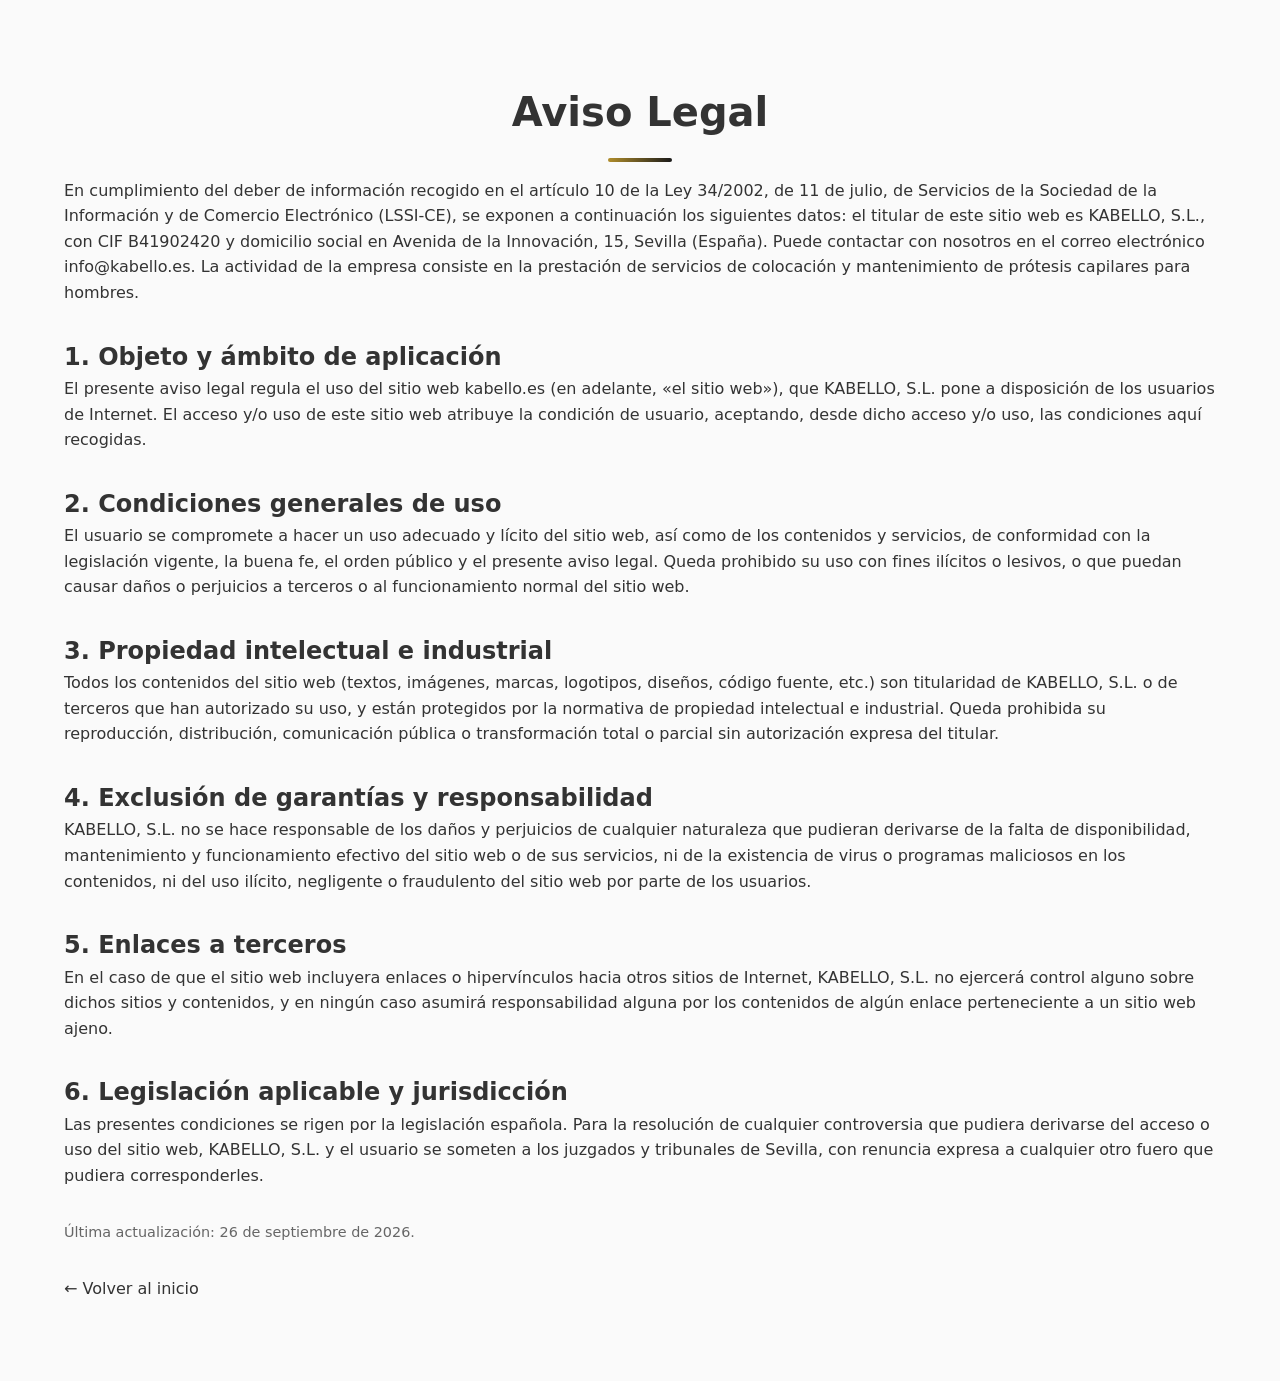
<file: kabello-web/legal/aviso-legal.html>
<!DOCTYPE html>
<html lang="es">
<head>
    <meta charset="UTF-8">
    <meta name="viewport" content="width=device-width, initial-scale=1.0">
    <meta name="description" content="Aviso legal de Kabello, S.L., estudio de prótesis capilar masculina en Sevilla.">
    <link rel="canonical" href="https://kabello.es/legal/aviso-legal.html">
    <title>Aviso Legal | Kabello</title>
    <link rel="stylesheet" href="../css/styles.css">
</head>
<body>
    <main class="section">
        <div class="container">
            <h1 class="section__title">Aviso Legal</h1>
            <p>En cumplimiento del deber de información recogido en el artículo 10 de la Ley 34/2002, de 11 de julio, de Servicios de la Sociedad de la Información y de Comercio Electrónico (LSSI-CE), se exponen a continuación los siguientes datos: el titular de este sitio web es KABELLO, S.L., con CIF B41902420 y domicilio social en Avenida de la Innovación, 15, Sevilla (España). Puede contactar con nosotros en el correo electrónico info@kabello.es. La actividad de la empresa consiste en la prestación de servicios de colocación y mantenimiento de prótesis capilares para hombres.</p>

            <h2 style="margin-top: 2rem;">1. Objeto y ámbito de aplicación</h2>
            <p>El presente aviso legal regula el uso del sitio web kabello.es (en adelante, «el sitio web»), que KABELLO, S.L. pone a disposición de los usuarios de Internet. El acceso y/o uso de este sitio web atribuye la condición de usuario, aceptando, desde dicho acceso y/o uso, las condiciones aquí recogidas.</p>

            <h2 style="margin-top: 2rem;">2. Condiciones generales de uso</h2>
            <p>El usuario se compromete a hacer un uso adecuado y lícito del sitio web, así como de los contenidos y servicios, de conformidad con la legislación vigente, la buena fe, el orden público y el presente aviso legal. Queda prohibido su uso con fines ilícitos o lesivos, o que puedan causar daños o perjuicios a terceros o al funcionamiento normal del sitio web.</p>

            <h2 style="margin-top: 2rem;">3. Propiedad intelectual e industrial</h2>
            <p>Todos los contenidos del sitio web (textos, imágenes, marcas, logotipos, diseños, código fuente, etc.) son titularidad de KABELLO, S.L. o de terceros que han autorizado su uso, y están protegidos por la normativa de propiedad intelectual e industrial. Queda prohibida su reproducción, distribución, comunicación pública o transformación total o parcial sin autorización expresa del titular.</p>

            <h2 style="margin-top: 2rem;">4. Exclusión de garantías y responsabilidad</h2>
            <p>KABELLO, S.L. no se hace responsable de los daños y perjuicios de cualquier naturaleza que pudieran derivarse de la falta de disponibilidad, mantenimiento y funcionamiento efectivo del sitio web o de sus servicios, ni de la existencia de virus o programas maliciosos en los contenidos, ni del uso ilícito, negligente o fraudulento del sitio web por parte de los usuarios.</p>

            <h2 style="margin-top: 2rem;">5. Enlaces a terceros</h2>
            <p>En el caso de que el sitio web incluyera enlaces o hipervínculos hacia otros sitios de Internet, KABELLO, S.L. no ejercerá control alguno sobre dichos sitios y contenidos, y en ningún caso asumirá responsabilidad alguna por los contenidos de algún enlace perteneciente a un sitio web ajeno.</p>

            <h2 style="margin-top: 2rem;">6. Legislación aplicable y jurisdicción</h2>
            <p>Las presentes condiciones se rigen por la legislación española. Para la resolución de cualquier controversia que pudiera derivarse del acceso o uso del sitio web, KABELLO, S.L. y el usuario se someten a los juzgados y tribunales de Sevilla, con renuncia expresa a cualquier otro fuero que pudiera corresponderles.</p>

            <p style="margin-top: 2rem; color: var(--text-secondary, #666); font-size: 0.9rem;">Última actualización: 26 de septiembre de 2026.</p>
            <p style="margin-top: 2rem;"><a href="../index.html">← Volver al inicio</a></p>
        </div>
    </main>
</body>
</html>
</file>
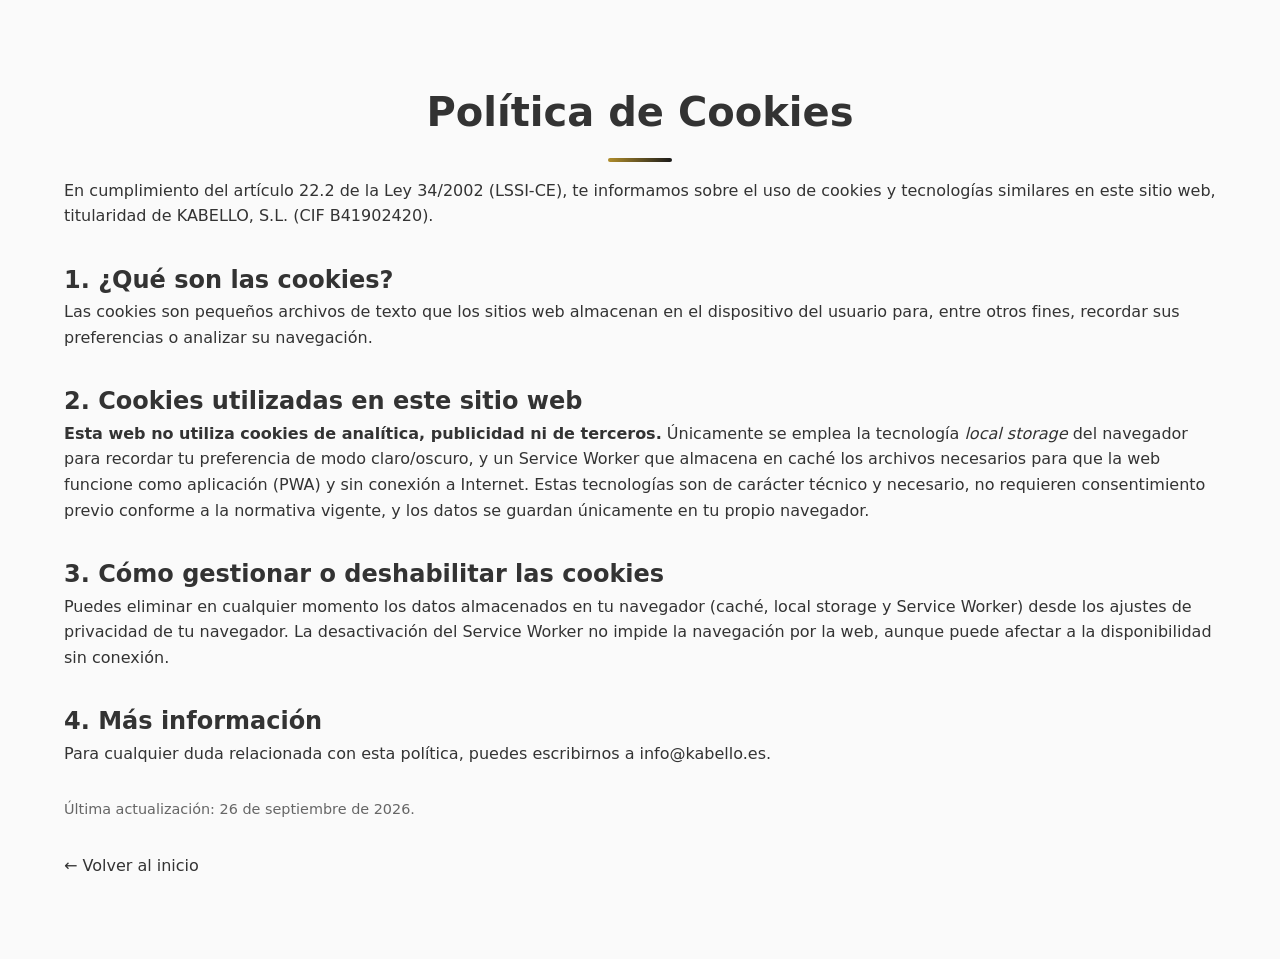
<file: kabello-web/legal/cookies.html>
<!DOCTYPE html>
<html lang="es">
<head>
    <meta charset="UTF-8">
    <meta name="viewport" content="width=device-width, initial-scale=1.0">
    <meta name="description" content="Política de cookies de Kabello, estudio de prótesis capilar masculina en Sevilla.">
    <link rel="canonical" href="https://kabello.es/legal/cookies.html">
    <title>Política de Cookies | Kabello</title>
    <link rel="stylesheet" href="../css/styles.css">
</head>
<body>
    <main class="section">
        <div class="container">
            <h1 class="section__title">Política de Cookies</h1>
            <p>En cumplimiento del artículo 22.2 de la Ley 34/2002 (LSSI-CE), te informamos sobre el uso de cookies y tecnologías similares en este sitio web, titularidad de KABELLO, S.L. (CIF B41902420).</p>

            <h2 style="margin-top: 2rem;">1. ¿Qué son las cookies?</h2>
            <p>Las cookies son pequeños archivos de texto que los sitios web almacenan en el dispositivo del usuario para, entre otros fines, recordar sus preferencias o analizar su navegación.</p>

            <h2 style="margin-top: 2rem;">2. Cookies utilizadas en este sitio web</h2>
            <p><strong>Esta web no utiliza cookies de analítica, publicidad ni de terceros.</strong> Únicamente se emplea la tecnología <em>local storage</em> del navegador para recordar tu preferencia de modo claro/oscuro, y un Service Worker que almacena en caché los archivos necesarios para que la web funcione como aplicación (PWA) y sin conexión a Internet. Estas tecnologías son de carácter técnico y necesario, no requieren consentimiento previo conforme a la normativa vigente, y los datos se guardan únicamente en tu propio navegador.</p>

            <h2 style="margin-top: 2rem;">3. Cómo gestionar o deshabilitar las cookies</h2>
            <p>Puedes eliminar en cualquier momento los datos almacenados en tu navegador (caché, local storage y Service Worker) desde los ajustes de privacidad de tu navegador. La desactivación del Service Worker no impide la navegación por la web, aunque puede afectar a la disponibilidad sin conexión.</p>

            <h2 style="margin-top: 2rem;">4. Más información</h2>
            <p>Para cualquier duda relacionada con esta política, puedes escribirnos a info@kabello.es.</p>

            <p style="margin-top: 2rem; color: var(--text-secondary, #666); font-size: 0.9rem;">Última actualización: 26 de septiembre de 2026.</p>
            <p style="margin-top: 2rem;"><a href="../index.html">← Volver al inicio</a></p>
        </div>
    </main>
</body>
</html>
</file>
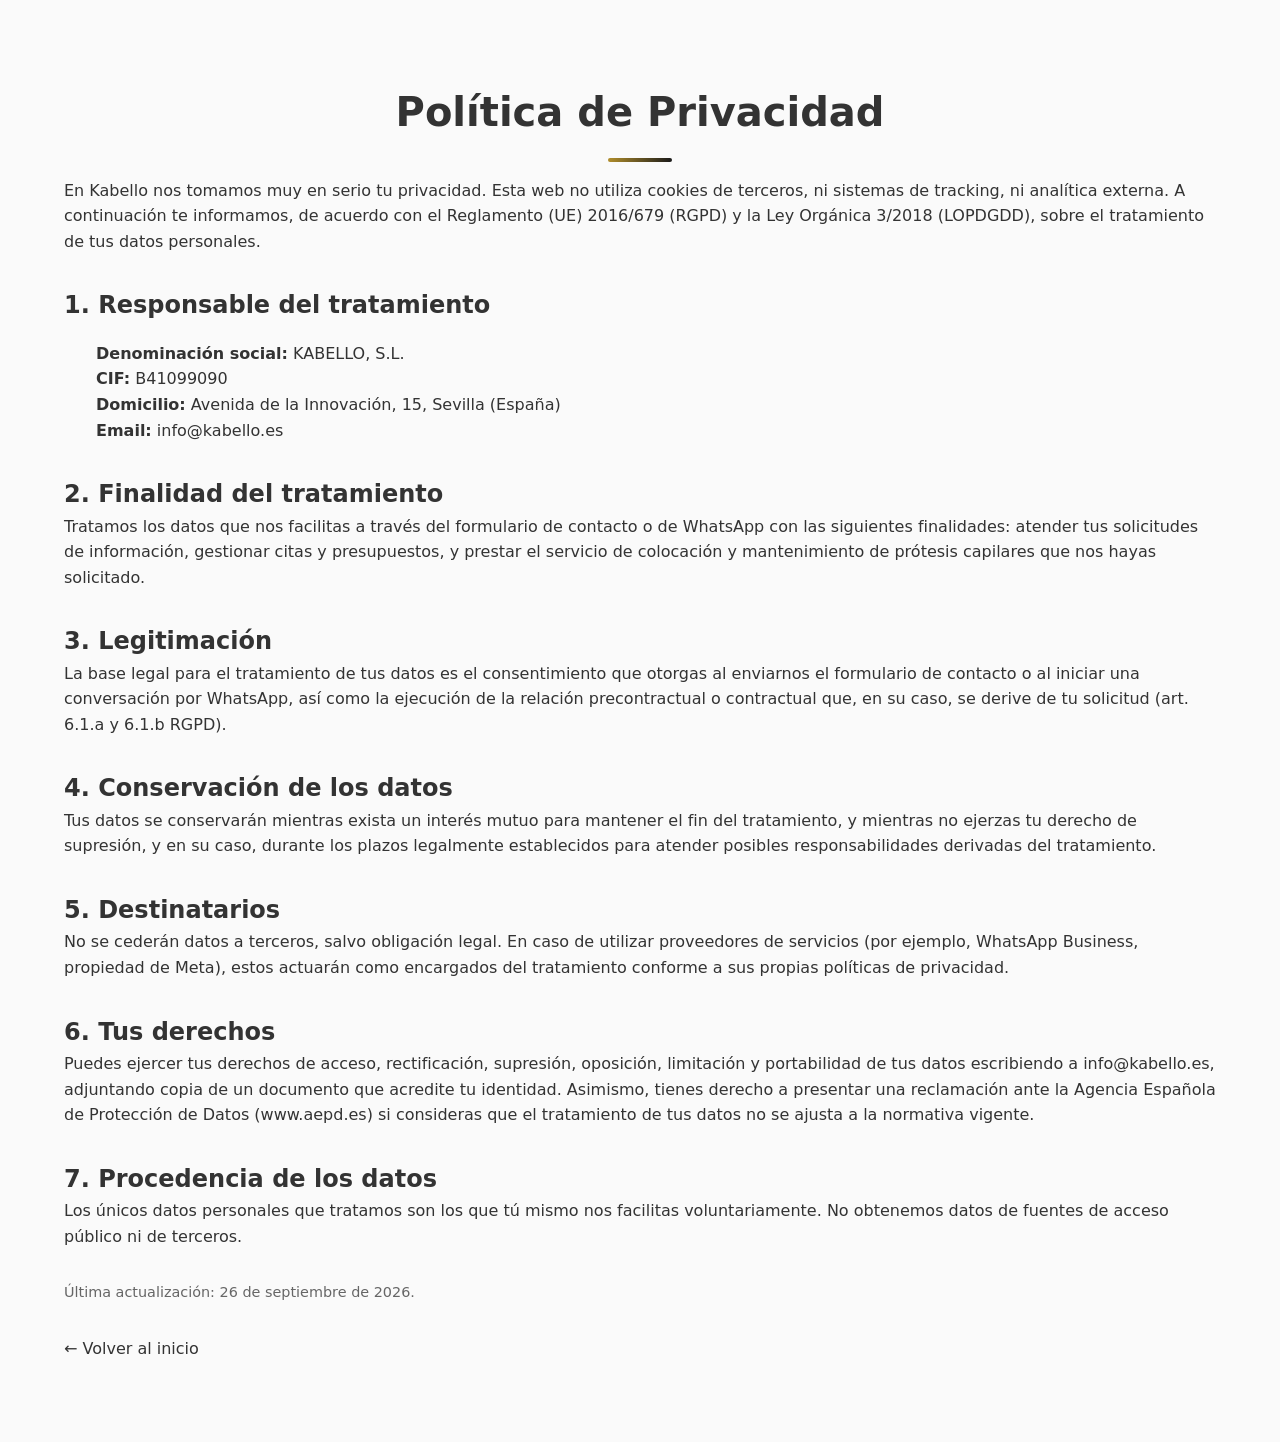
<file: kabello-web/legal/privacidad.html>
<!DOCTYPE html>
<html lang="es">
<head>
    <meta charset="UTF-8">
    <meta name="viewport" content="width=device-width, initial-scale=1.0">
    <meta name="description" content="Política de privacidad de Kabello, estudio de prótesis capilar masculina en Sevilla.">
    <link rel="canonical" href="https://kabello.es/legal/privacidad.html">
    <title>Política de Privacidad | Kabello</title>
    <link rel="stylesheet" href="../css/styles.css">
</head>
<body>
    <main class="section">
        <div class="container">
            <h1 class="section__title">Política de Privacidad</h1>
            <p>En Kabello nos tomamos muy en serio tu privacidad. Esta web no utiliza cookies de terceros, ni sistemas de tracking, ni analítica externa. A continuación te informamos, de acuerdo con el Reglamento (UE) 2016/679 (RGPD) y la Ley Orgánica 3/2018 (LOPDGDD), sobre el tratamiento de tus datos personales.</p>

            <h2 style="margin-top: 2rem;">1. Responsable del tratamiento</h2>
            <ul style="margin: 1rem 0; padding-left: 2rem;">
                <li><strong>Denominación social:</strong> KABELLO, S.L.</li>
                <li><strong>CIF:</strong> B41099090</li>
                <li><strong>Domicilio:</strong> Avenida de la Innovación, 15, Sevilla (España)</li>
                <li><strong>Email:</strong> info@kabello.es</li>
            </ul>

            <h2 style="margin-top: 2rem;">2. Finalidad del tratamiento</h2>
            <p>Tratamos los datos que nos facilitas a través del formulario de contacto o de WhatsApp con las siguientes finalidades: atender tus solicitudes de información, gestionar citas y presupuestos, y prestar el servicio de colocación y mantenimiento de prótesis capilares que nos hayas solicitado.</p>

            <h2 style="margin-top: 2rem;">3. Legitimación</h2>
            <p>La base legal para el tratamiento de tus datos es el consentimiento que otorgas al enviarnos el formulario de contacto o al iniciar una conversación por WhatsApp, así como la ejecución de la relación precontractual o contractual que, en su caso, se derive de tu solicitud (art. 6.1.a y 6.1.b RGPD).</p>

            <h2 style="margin-top: 2rem;">4. Conservación de los datos</h2>
            <p>Tus datos se conservarán mientras exista un interés mutuo para mantener el fin del tratamiento, y mientras no ejerzas tu derecho de supresión, y en su caso, durante los plazos legalmente establecidos para atender posibles responsabilidades derivadas del tratamiento.</p>

            <h2 style="margin-top: 2rem;">5. Destinatarios</h2>
            <p>No se cederán datos a terceros, salvo obligación legal. En caso de utilizar proveedores de servicios (por ejemplo, WhatsApp Business, propiedad de Meta), estos actuarán como encargados del tratamiento conforme a sus propias políticas de privacidad.</p>

            <h2 style="margin-top: 2rem;">6. Tus derechos</h2>
            <p>Puedes ejercer tus derechos de acceso, rectificación, supresión, oposición, limitación y portabilidad de tus datos escribiendo a info@kabello.es, adjuntando copia de un documento que acredite tu identidad. Asimismo, tienes derecho a presentar una reclamación ante la Agencia Española de Protección de Datos (<a href="https://www.aepd.es" target="_blank" rel="noopener">www.aepd.es</a>) si consideras que el tratamiento de tus datos no se ajusta a la normativa vigente.</p>

            <h2 style="margin-top: 2rem;">7. Procedencia de los datos</h2>
            <p>Los únicos datos personales que tratamos son los que tú mismo nos facilitas voluntariamente. No obtenemos datos de fuentes de acceso público ni de terceros.</p>

            <p style="margin-top: 2rem; color: var(--text-secondary, #666); font-size: 0.9rem;">Última actualización: 26 de septiembre de 2026.</p>
            <p style="margin-top: 2rem;"><a href="../index.html">← Volver al inicio</a></p>
        </div>
    </main>
</body>
</html>
</file>
<file: kabello-web/css/styles.css>
:root {
    --color-bg: #FAFAFA;
    --color-bg-dark: #111111;
    --color-bg-light: #F3F4F6;
    --color-text: #333333;
    --color-text-light: #F5F5F5;
    --color-accent: #B08D2B;
    --color-accent-hover: #8F7222;
    --color-card-bg: #FFFFFF;
    --color-border: #E5E7EB;
    --header-bg: rgba(255, 255, 255, 0.95);
    --nav-mobile-bg: #FFFFFF;
    --input-bg: #FFFFFF;
    --font-main: 'Inter', system-ui, -apple-system, sans-serif;
    --spacing-container: 1200px;
    --radius: 8px;
    --shadow: 0 4px 6px -1px rgba(0, 0, 0, 0.1), 0 2px 4px -1px rgba(0, 0, 0, 0.06);
}

[data-theme="dark"] {
    --color-bg: #121212;
    --color-bg-light: #1a1a1a;
    --color-text: #E4E4E7;
    --color-text-light: #F5F5F5;
    --color-accent: #D4AF37;
    --color-accent-hover: #E9C766;
    --color-card-bg: #1E1E1E;
    --color-border: #2E2E2E;
    --header-bg: rgba(18, 18, 18, 0.9);
    --nav-mobile-bg: #1a1a1a;
    --input-bg: #242424;
    --shadow: 0 4px 6px -1px rgba(0, 0, 0, 0.5), 0 2px 4px -1px rgba(0, 0, 0, 0.4);
}

* { box-sizing: border-box; margin: 0; padding: 0; }
html { scroll-behavior: smooth; }
body { font-family: var(--font-main); color: var(--color-text); background-color: var(--color-bg); line-height: 1.6; transition: background-color 0.3s ease, color 0.3s ease; }
img { max-width: 100%; height: auto; display: block; }
a { text-decoration: none; color: inherit; transition: color 0.3s ease; }
ul { list-style: none; }

.container { max-width: var(--spacing-container); margin: 0 auto; padding: 0 1.5rem; }
.section { padding: 5rem 0; }
.section[id] { scroll-margin-top: 90px; }
.bg-light { background-color: var(--color-bg-light); }
.bg-dark { background-color: var(--color-bg-dark); color: var(--color-text-light); }
.text-accent { color: var(--color-accent); }
.text-light { color: var(--color-text-light); }
.section__title { position: relative; font-size: 2.5rem; font-weight: 700; text-align: center; margin-bottom: 1rem; }
.section__title::after { content: ''; display: block; width: 64px; height: 4px; margin: 0.85rem auto 0; border-radius: 999px; background: linear-gradient(90deg, var(--color-accent), #1A1A1A); }
.section__subtitle { text-align: center; margin-bottom: 3rem; opacity: 0.8; }

.progress-bar { position: fixed; top: 0; left: 0; height: 3px; width: 0%; background: linear-gradient(90deg, var(--color-accent), #1A1A1A); z-index: 200; transition: width 0.1s ease-out; }

.reveal { opacity: 0; transform: translateY(28px); transition: opacity 0.7s ease, transform 0.7s ease; }
.reveal.is-visible { opacity: 1; transform: none; }

.btn { position: relative; display: inline-flex; align-items: center; justify-content: center; gap: 0.6rem; padding: 0.75rem 1.5rem; border-radius: var(--radius); font-weight: 600; text-align: center; transition: all 0.3s ease; cursor: pointer; border: 2px solid transparent; overflow: hidden; }
.btn svg { width: 1.2em; height: 1.2em; flex-shrink: 0; }
.btn--primary { background: linear-gradient(135deg, var(--color-accent), #1A1A1A); color: white; }
.btn--primary:hover { background: linear-gradient(135deg, var(--color-accent-hover), #000000); transform: translateY(-2px) scale(1.03); box-shadow: 0 10px 20px -8px rgba(176, 141, 43, 0.5); }
.btn--primary:active { transform: translateY(0) scale(0.98); }
.btn--outline { border-color: var(--color-text); color: var(--color-text); }
.btn--outline:hover { background-color: var(--color-text); color: white; transform: translateY(-2px) scale(1.03); }
.btn--outline:active { transform: translateY(0) scale(0.98); }
.bg-dark .btn--outline { border-color: var(--color-text-light); color: var(--color-text-light); }
.bg-dark .btn--outline:hover { background-color: var(--color-text-light); color: var(--color-bg-dark); }
.hero .btn--outline { border-color: #F5F5F5; color: #F5F5F5; }
.hero .btn--outline:hover { background-color: #F5F5F5; color: #111111; }
.btn--large { padding: 1rem 2rem; font-size: 1.1rem; }

@media (prefers-reduced-motion: reduce) {
    .reveal { opacity: 1; transform: none; transition: none; }
    .hero::before, .hero::after { animation: none; }
}

.icon { width: 1em; height: 1em; stroke: currentColor; fill: none; stroke-width: 2; stroke-linecap: round; stroke-linejoin: round; }

.header { position: sticky; top: 0; background: var(--header-bg); backdrop-filter: blur(10px); z-index: 100; border-bottom: 1px solid var(--color-border); transition: box-shadow 0.3s ease, background-color 0.3s ease, border-color 0.3s ease; }
.header--scrolled { box-shadow: 0 4px 20px -6px rgba(0, 0, 0, 0.12); }
.header__container { display: flex; justify-content: space-between; align-items: center; height: 76px; }
.logo { display: flex; align-items: center; gap: 0.65rem; font-size: 1.5rem; font-weight: 700; letter-spacing: -0.5px; }
.logo__mark { border-radius: 8px; box-shadow: 0 2px 6px -1px rgba(0, 0, 0, 0.25); }
.logo__dot { color: var(--color-accent); }
.nav__list { display: flex; gap: 2rem; align-items: center; }
.nav__link:not(.btn) { position: relative; padding-bottom: 4px; }
.nav__link:not(.btn)::after { content: ''; position: absolute; left: 0; bottom: 0; width: 0; height: 2px; background: var(--color-accent); transition: width 0.25s ease; }
.nav__link:not(.btn):hover::after { width: 100%; }
.nav__toggle { display: none; background: none; border: none; cursor: pointer; flex-direction: column; gap: 5px; }
.nav__toggle span { display: block; width: 25px; height: 3px; background-color: var(--color-text); }

.theme-toggle { display: inline-flex; align-items: center; justify-content: center; width: 38px; height: 38px; border-radius: 50%; border: 1px solid var(--color-border); background: transparent; color: var(--color-text); cursor: pointer; transition: background-color 0.2s ease, transform 0.2s ease; }
.theme-toggle:hover { background: var(--color-bg-light); transform: translateY(-2px); }
.theme-toggle .icon-moon { display: none; }
[data-theme="dark"] .theme-toggle .icon-sun { display: none; }
[data-theme="dark"] .theme-toggle .icon-moon { display: block; }

.hero { position: relative; padding: 9rem 0 6rem; text-align: center; overflow: hidden; color: #F5F5F5; background: linear-gradient(180deg, rgba(10, 10, 15, 0.32) 0%, rgba(10, 10, 15, 0.5) 100%), url('../assets/hero-bg.webp') center 30% / cover no-repeat; }
.hero::before, .hero::after { content: ''; position: absolute; border-radius: 50%; filter: blur(90px); opacity: 0.22; z-index: 0; animation: float 10s ease-in-out infinite; }
.hero::before { width: 420px; height: 420px; background: var(--color-accent); top: -160px; left: -120px; }
.hero::after { width: 360px; height: 360px; background: #1A1A1A; bottom: -140px; right: -100px; animation-delay: -5s; }
@keyframes float { 0%, 100% { transform: translate(0, 0) scale(1); } 50% { transform: translate(30px, 20px) scale(1.08); } }
.hero__content { position: relative; z-index: 1; }
.hero__eyebrow { display: inline-block; background: rgba(212, 175, 55, 0.16); color: #F2D98C; padding: 0.45rem 1.1rem; border-radius: 999px; font-size: 0.85rem; font-weight: 700; letter-spacing: 0.5px; text-transform: uppercase; margin-bottom: 1.5rem; border: 1px solid rgba(212, 175, 55, 0.35); }
.hero__title { font-size: 3.75rem; font-weight: 700; line-height: 1.15; letter-spacing: -0.5px; margin-bottom: 1.75rem; color: #F5F5F5; text-shadow: 0 2px 16px rgba(0, 0, 0, 0.55); }
.hero__highlight { background: linear-gradient(120deg, var(--color-accent), var(--color-accent-hover), #F2D98C, var(--color-accent)); background-size: 300% auto; -webkit-background-clip: text; background-clip: text; color: transparent; animation: shine 6s linear infinite; }
@keyframes shine { to { background-position: 300% center; } }
.hero__subtitle { font-size: 1.25rem; line-height: 1.7; max-width: 620px; margin: 0 auto 2.5rem; opacity: 0.95; text-shadow: 0 2px 12px rgba(0, 0, 0, 0.5); }
.hero__actions { display: flex; gap: 1rem; justify-content: center; flex-wrap: wrap; }
.hero__trust { display: flex; flex-wrap: wrap; justify-content: center; gap: 0.75rem 1.75rem; margin-top: 2rem; font-size: 0.85rem; font-weight: 600; }
.hero__trust li { display: flex; align-items: center; gap: 0.45rem; text-shadow: 0 2px 8px rgba(0, 0, 0, 0.5); }
.hero__trust li::before { content: '\2713'; color: var(--color-accent); font-weight: 700; }

.section--diagonal { position: relative; margin-top: -3rem; padding-top: 6rem; clip-path: polygon(0 3rem, 100% 0, 100% 100%, 0 100%); }
@media (max-width: 640px) {
    .section--diagonal { margin-top: -1.5rem; padding-top: 4rem; clip-path: polygon(0 1.5rem, 100% 0, 100% 100%, 0 100%); }
}

.grid { display: grid; gap: 2rem; }
.grid--2 { grid-template-columns: repeat(auto-fit, minmax(min(400px, 100%), 1fr)); }
.grid--3 { grid-template-columns: repeat(auto-fit, minmax(min(300px, 100%), 1fr)); }
.grid--4 { grid-template-columns: repeat(auto-fit, minmax(min(220px, 100%), 1fr)); }

.feature-split { display: grid; grid-template-columns: minmax(260px, 440px) 1fr; gap: 3rem; align-items: center; }
.feature-split__media img { width: 100%; aspect-ratio: 1 / 1; object-fit: cover; border-radius: var(--radius); box-shadow: var(--shadow); }
.feature-split__list { display: flex; flex-direction: column; gap: 1.5rem; }
.feature-item { display: flex; align-items: flex-start; gap: 1.1rem; background: var(--color-card-bg); padding: 1.25rem 1.5rem; border-radius: var(--radius); box-shadow: var(--shadow); transition: transform 0.3s ease, box-shadow 0.3s ease; }
.feature-item:hover { transform: translateY(-4px); box-shadow: 0 12px 24px -8px rgba(0, 0, 0, 0.15); }
.feature-item .icon-badge { margin: 0; flex-shrink: 0; }
.feature-item h3 { margin-bottom: 0.35rem; }
.feature-item p { opacity: 0.85; }
@media (max-width: 860px) {
    .feature-split { grid-template-columns: 1fr; }
    .feature-split__media img { max-width: 340px; margin: 0 auto; }
}
.studio-photo { max-width: 900px; margin: 0 auto 3rem; }
.studio-photo img { width: 100%; aspect-ratio: 16 / 9; object-fit: cover; border-radius: var(--radius); box-shadow: var(--shadow); }
.studio-photo__caption { text-align: center; margin-top: 0.85rem; opacity: 0.75; font-size: 0.95rem; }

.card { background: var(--color-card-bg); padding: 2rem; border-radius: var(--radius); box-shadow: var(--shadow); text-align: center; transition: transform 0.3s ease, box-shadow 0.3s ease; }
.card:hover { transform: translateY(-6px); box-shadow: 0 12px 24px -8px rgba(0, 0, 0, 0.15); }
.card--large { text-align: left; }
.card__photo { width: 100%; aspect-ratio: 1 / 1; object-fit: cover; border-radius: var(--radius); margin-bottom: 1.25rem; }
.tone-swatches { display: flex; flex-wrap: wrap; justify-content: center; gap: 1.75rem; margin: 2rem 0; }
.tone-swatch { display: flex; flex-direction: column; align-items: center; gap: 0.6rem; width: 130px; }
.tone-swatch__photo { width: 130px; aspect-ratio: 720 / 602; object-fit: cover; border-radius: var(--radius); box-shadow: var(--shadow); }
.tone-swatch__label { font-size: 0.85rem; font-weight: 600; text-align: center; }
.icon-badge { width: 56px; height: 56px; border-radius: 50%; background: rgba(176, 141, 43, 0.12); color: var(--color-accent); display: flex; align-items: center; justify-content: center; margin: 0 auto 1.25rem; flex-shrink: 0; }
.icon-badge svg { width: 28px; height: 28px; }
.card--large .icon-badge { margin: 0 0 1.25rem; }
.card__title { display: flex; align-items: center; gap: 0.75rem; margin-bottom: 1rem; }
.card__title .icon-badge { margin: 0; width: 44px; height: 44px; }
.card__title .icon-badge svg { width: 22px; height: 22px; }
.card__list { margin: 1rem 0; padding-left: 1.5rem; list-style: disc; }
.card__list li { margin-bottom: 0.5rem; }
.card__note { margin-top: 1rem; font-size: 0.9rem; opacity: 0.7; font-style: italic; }
.card__price { font-size: 1.8rem; font-weight: 700; color: var(--color-accent); margin: 1rem 0; }

.pricing-wrapper { display: flex; gap: 2rem; justify-content: center; align-items: stretch; flex-wrap: wrap; margin-top: 3rem; }
.pricing-card { background: var(--color-card-bg); padding: 2.5rem; border-radius: var(--radius); box-shadow: var(--shadow); width: 100%; max-width: 350px; text-align: center; position: relative; border: 1px solid var(--color-border); transition: transform 0.3s ease, box-shadow 0.3s ease; }
.pricing-card:hover { transform: translateY(-6px); box-shadow: 0 12px 24px -8px rgba(0, 0, 0, 0.15); }
.pricing-card--featured { border: 2px solid var(--color-accent); box-shadow: 0 12px 24px -8px rgba(176, 141, 43, 0.3); }
.badge { position: absolute; top: -14px; left: 50%; transform: translateX(-50%); background: var(--color-accent); color: white; padding: 0.35rem 1.1rem; border-radius: 20px; font-size: 0.85rem; font-weight: 600; text-align: center; max-width: calc(100% - 2rem); box-shadow: 0 4px 8px -2px rgba(176, 141, 43, 0.5); }
.pricing-card .badge + h3 { margin-top: 2.25rem; }
.pricing-card__price { font-size: 2.5rem; font-weight: 700; margin: 1rem 0; }
.pricing-card__price span { font-size: 1rem; font-weight: 400; opacity: 0.7; }
.pricing-card__list { text-align: left; margin: 1.5rem 0; }
.pricing-card__list li { margin-bottom: 0.75rem; display: flex; align-items: flex-start; gap: 0.6rem; }
.pricing-card__list li svg { flex-shrink: 0; margin-top: 0.15rem; }
.pricing-card__list .icon--yes { color: #16A34A; }
.pricing-card__list .icon--no { color: #DC2626; opacity: 0.6; }

.review-card { text-align: left; }
.review-card__stars { display: flex; gap: 0.2rem; color: #F59E0B; margin-bottom: 1rem; }
.review-card__stars svg { width: 18px; height: 18px; fill: currentColor; }
.review-card__quote { font-style: italic; margin-bottom: 1.25rem; }
.review-card__author { display: flex; align-items: center; gap: 0.75rem; }
.review-card__avatar { width: 42px; height: 42px; border-radius: 50%; background: var(--color-accent); color: white; display: flex; align-items: center; justify-content: center; font-weight: 700; flex-shrink: 0; }
.review-card__name { font-weight: 600; }
.review-card__location { font-size: 0.85rem; opacity: 0.7; }

.testimonial-carousel { max-width: 680px; margin: 0 auto; position: relative; overflow: hidden; }
.testimonial-track { display: flex; transition: transform 0.5s ease; }
.testimonial-slide { min-width: 100%; }
.testimonial-dots { display: flex; justify-content: center; gap: 0.6rem; margin-top: 1.75rem; }
.testimonial-dot { width: 10px; height: 10px; border-radius: 50%; border: none; padding: 0; background: var(--color-border); cursor: pointer; transition: background-color 0.3s ease, transform 0.3s ease; }
.testimonial-dot.active { background: var(--color-accent); transform: scale(1.2); }

.comparison-slider { position: relative; width: 100%; max-width: 800px; margin: 0 auto; aspect-ratio: 16/9; overflow: hidden; border-radius: var(--radius); cursor: col-resize; }
.comparison-slider--portrait { max-width: 420px; aspect-ratio: 4/5; }
.comparison-slider__image { position: absolute; top: 0; left: 0; width: 100%; height: 100%; }
.comparison-slider__image img { width: 100%; height: 100%; object-fit: cover; }
.comparison-slider__image--before { width: 50%; border-right: 2px solid white; z-index: 2; overflow: hidden; }
.comparison-slider__handle { position: absolute; top: 0; bottom: 0; left: 50%; width: 40px; transform: translateX(-50%); z-index: 3; display: flex; align-items: center; justify-content: center; pointer-events: none; }
.comparison-slider__line { position: absolute; width: 2px; height: 100%; background: white; }
.comparison-slider__button { width: 40px; height: 40px; background: white; border-radius: 50%; display: flex; align-items: center; justify-content: center; box-shadow: 0 2px 6px rgba(0,0,0,0.3); color: #333; font-weight: bold; }

.contact-info, .contact-form { background: var(--color-card-bg); padding: 2.5rem; border-radius: var(--radius); box-shadow: var(--shadow); }
.contact-item { margin-bottom: 2rem; }
.contact-item h3 { margin-bottom: 0.5rem; display: flex; align-items: center; gap: 0.6rem; }
.contact-item h3 .icon-badge { margin: 0; width: 40px; height: 40px; }
.contact-item h3 .icon-badge svg { width: 20px; height: 20px; }
.contact-note { font-size: 0.9rem; opacity: 0.7; margin-top: 0.5rem; }
.form-group { margin-bottom: 1.5rem; }
.form-group label { display: block; margin-bottom: 0.5rem; font-weight: 600; }
.form-group input, .form-group textarea { width: 100%; padding: 0.75rem; border: 1px solid var(--color-border); border-radius: var(--radius); font-family: var(--font-main); font-size: 1rem; background: var(--input-bg); color: var(--color-text); }
.form-group input:focus, .form-group textarea:focus { outline: none; border-color: var(--color-accent); }

.cta-section { text-align: center; margin-top: 4rem; padding: 3rem; background: var(--color-card-bg); border-radius: var(--radius); box-shadow: var(--shadow); }
.cta-section h2 { margin-bottom: 1rem; }
.cta-section p { margin-bottom: 2rem; opacity: 0.8; }

.cta-final { position: relative; overflow: hidden; text-align: center; padding: 4rem 2.5rem; border-radius: var(--radius); background: linear-gradient(135deg, #1A1A1A 0%, #3D2F0F 60%, var(--color-accent) 100%); color: white; box-shadow: var(--shadow); }
.cta-final h2 { color: white; margin-bottom: 1rem; font-size: 2.25rem; }
.cta-final h2::after { display: none; }
.cta-final p { max-width: 560px; margin: 0 auto 2rem; opacity: 0.92; }
.cta-final .hero__actions { justify-content: center; }
.cta-final .btn--outline { border-color: white; color: white; }
.cta-final .btn--outline:hover { background: white; color: var(--color-accent); }
.cta-final__schedule { margin-top: 1.75rem; font-size: 0.9rem; opacity: 0.85; }

.lifestyle-card { text-align: center; }
.lifestyle-card .icon-badge { background: rgba(176, 141, 43, 0.14); }

.card__badge { display: inline-block; background: rgba(176, 141, 43, 0.12); color: var(--color-accent); padding: 0.25rem 0.75rem; border-radius: 999px; font-size: 0.75rem; font-weight: 700; text-transform: uppercase; letter-spacing: 0.4px; margin-bottom: 0.75rem; }

.faq { max-width: 800px; margin: 0 auto; }
.faq-item { border-bottom: 1px solid var(--color-border); padding: 1.25rem 0; }
.faq-item summary { cursor: pointer; list-style: none; display: flex; justify-content: space-between; align-items: center; gap: 1rem; font-weight: 600; font-size: 1.05rem; }
.faq-item summary::-webkit-details-marker { display: none; }
.faq-item summary::after { content: '+'; font-size: 1.5rem; font-weight: 400; color: var(--color-accent); flex-shrink: 0; transition: transform 0.2s ease; }
.faq-item[open] summary::after { transform: rotate(45deg); }
.faq-item p { margin-top: 1rem; opacity: 0.8; line-height: 1.7; }

.footer { background: var(--color-bg-dark); color: var(--color-text-light); padding: 4rem 0 2rem; margin-top: 4rem; }
.footer__grid { display: grid; grid-template-columns: repeat(auto-fit, minmax(220px, 1fr)); gap: 3rem; margin-bottom: 3rem; }
.footer__logo { border-radius: var(--radius); margin-bottom: 1rem; }
.footer__links h4, .footer__contact h4 { font-size: 1rem; margin-bottom: 1.1rem; }
.footer__links ul li { margin-bottom: 0.65rem; }
.footer__contact p { display: flex; align-items: flex-start; gap: 0.5rem; margin-bottom: 0.65rem; }
.footer__contact p svg { flex-shrink: 0; margin-top: 0.15rem; }
.footer__links a:hover, .footer__contact a:hover { color: var(--color-accent); }
.footer__bottom { display: flex; flex-wrap: wrap; justify-content: center; align-items: center; gap: 1rem; text-align: center; border-top: 1px solid #333; padding-top: 2rem; font-size: 0.9rem; opacity: 0.7; }
.footer__bottom p { margin: 0 auto 0 0; }
.footer__top { display: inline-flex; align-items: center; gap: 0.4rem; color: inherit; opacity: 1; transition: color 0.2s ease; }
.footer__top:hover { color: var(--color-accent); }
@media (max-width: 640px) {
    .footer__bottom { justify-content: center; }
    .footer__bottom p { margin: 0; }
}

.whatsapp-float { position: fixed; bottom: 2rem; right: 2rem; background: #25D366; color: white; width: 60px; height: 60px; border-radius: 50%; display: flex; align-items: center; justify-content: center; box-shadow: 0 4px 12px rgba(0,0,0,0.3); z-index: 999; transition: transform 0.3s ease; }
.whatsapp-float:hover { transform: scale(1.1); }

.error-page { min-height: 80vh; display: flex; align-items: center; justify-content: center; text-align: center; }
.error-page h1 { font-size: 6rem; color: var(--color-accent); margin-bottom: 1rem; }
.error-page h2 { font-size: 2rem; margin-bottom: 1rem; }
.error-page p { margin-bottom: 2rem; opacity: 0.8; }

@media (max-width: 768px) {
    .nav__toggle { display: flex; }
    .nav__list { position: fixed; top: 76px; left: 0; width: 100%; background: var(--nav-mobile-bg); flex-direction: column; padding: 2rem; gap: 1.5rem; transform: translateY(-150%); transition: transform 0.3s ease; box-shadow: var(--shadow); }
    .nav__list.active { transform: translateY(0); }
    .hero__title { font-size: 2.5rem; }
    .hero::before, .hero::after { width: 260px; height: 260px; }
    .section__title { font-size: 2rem; }
    .section { padding: 3rem 0; }
    .pricing-wrapper { gap: 1.5rem; }
    .footer__bottom { text-align: center; }
}

@media (max-width: 1024px) and (min-width: 769px) {
    .nav__list { gap: 1.25rem; }
    .hero__title { font-size: 3.1rem; }
    .container { padding: 0 1.25rem; }
}

@media (max-width: 480px) {
    .container { padding: 0 1rem; }
    .hero { padding: 7rem 0 4rem; }
    .hero__title { font-size: 2rem; }
    .hero__subtitle { font-size: 1.05rem; }
    .hero__actions { flex-direction: column; align-items: stretch; }
    .hero__actions .btn { width: 100%; }
    .section { padding: 2.5rem 0; }
    .section__title { font-size: 1.65rem; }
    .card, .pricing-card, .contact-info, .contact-form { padding: 1.5rem; }
    .cta-section, .cta-final { padding: 2rem 1.25rem; }
    .cta-final h2 { font-size: 1.6rem; }
    .cta-final .hero__actions .btn { width: 100%; }
    .feature-item { flex-direction: column; text-align: center; align-items: center; }
    .whatsapp-float { width: 50px; height: 50px; bottom: 1.25rem; right: 1.25rem; }
    .whatsapp-float svg { width: 26px; height: 26px; }
    .comparison-slider__handle { width: 32px; }
    .comparison-slider__button { width: 32px; height: 32px; }
}
</file>
